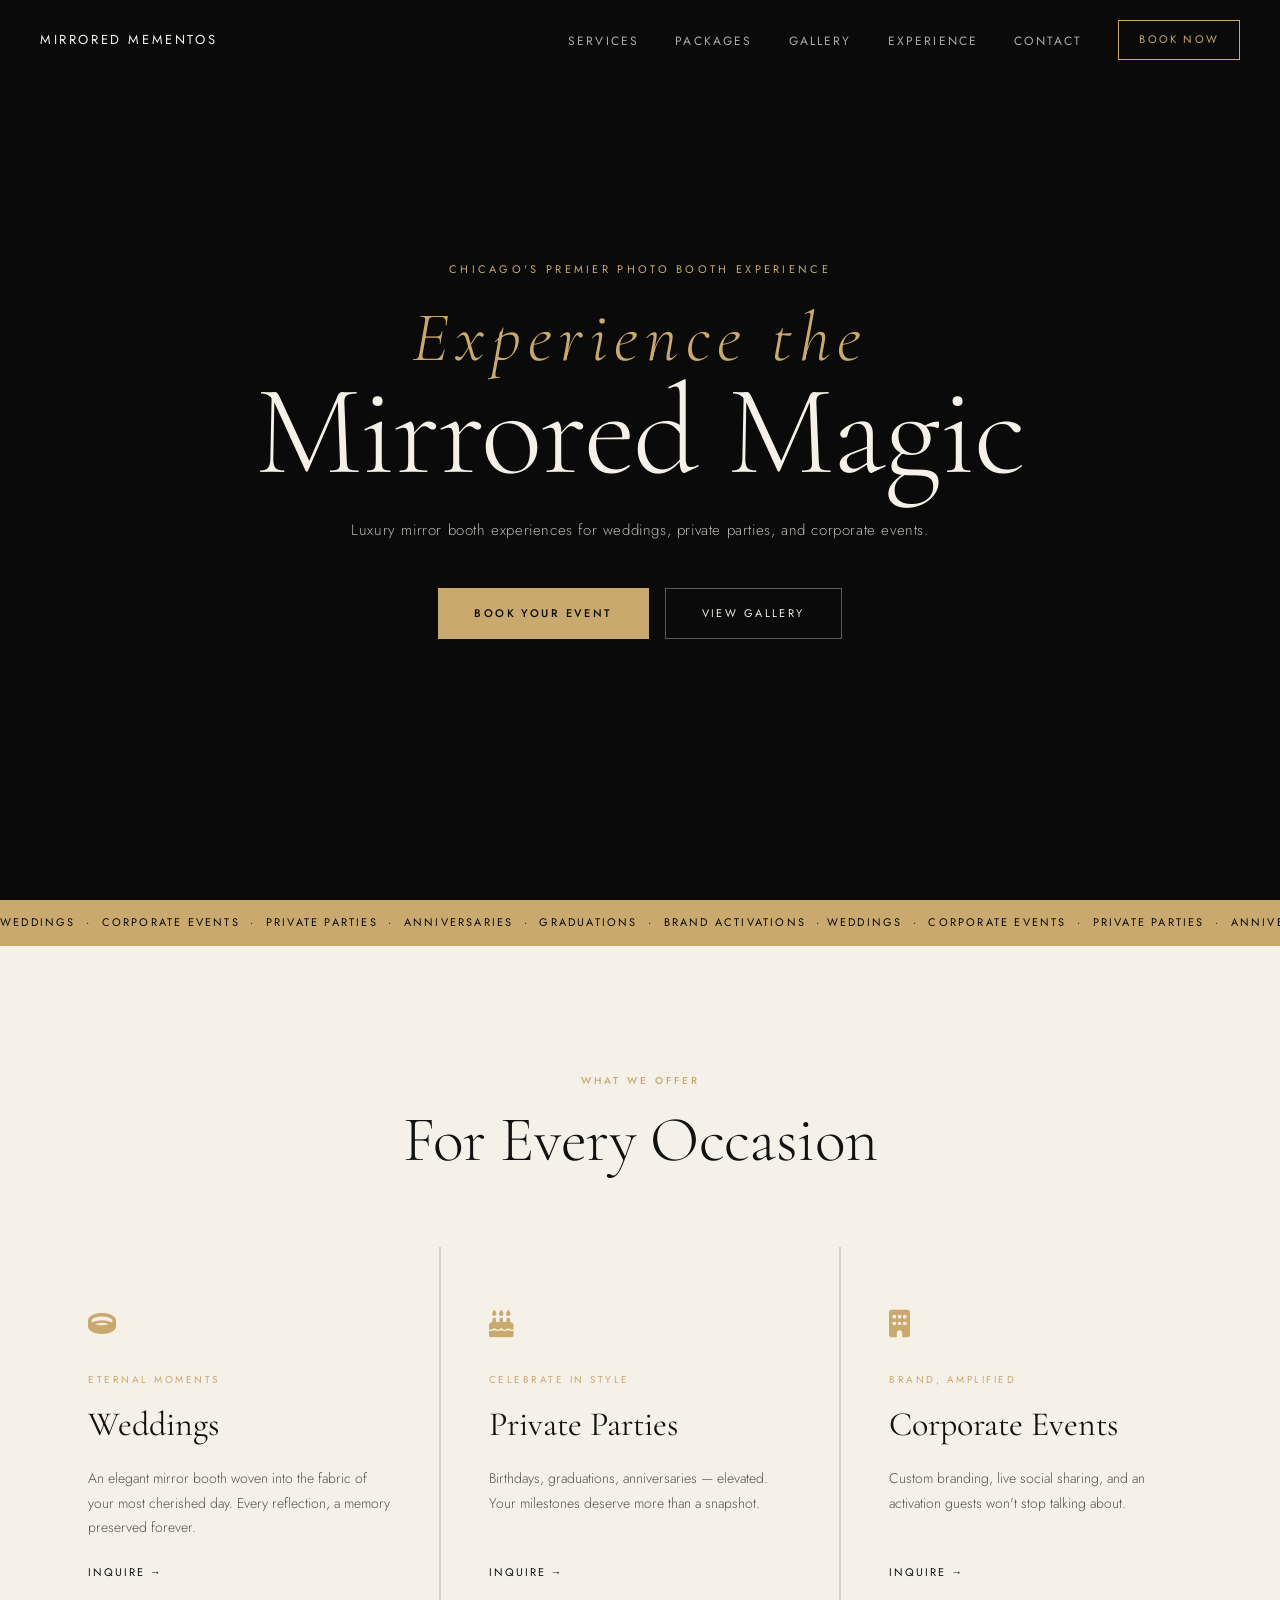
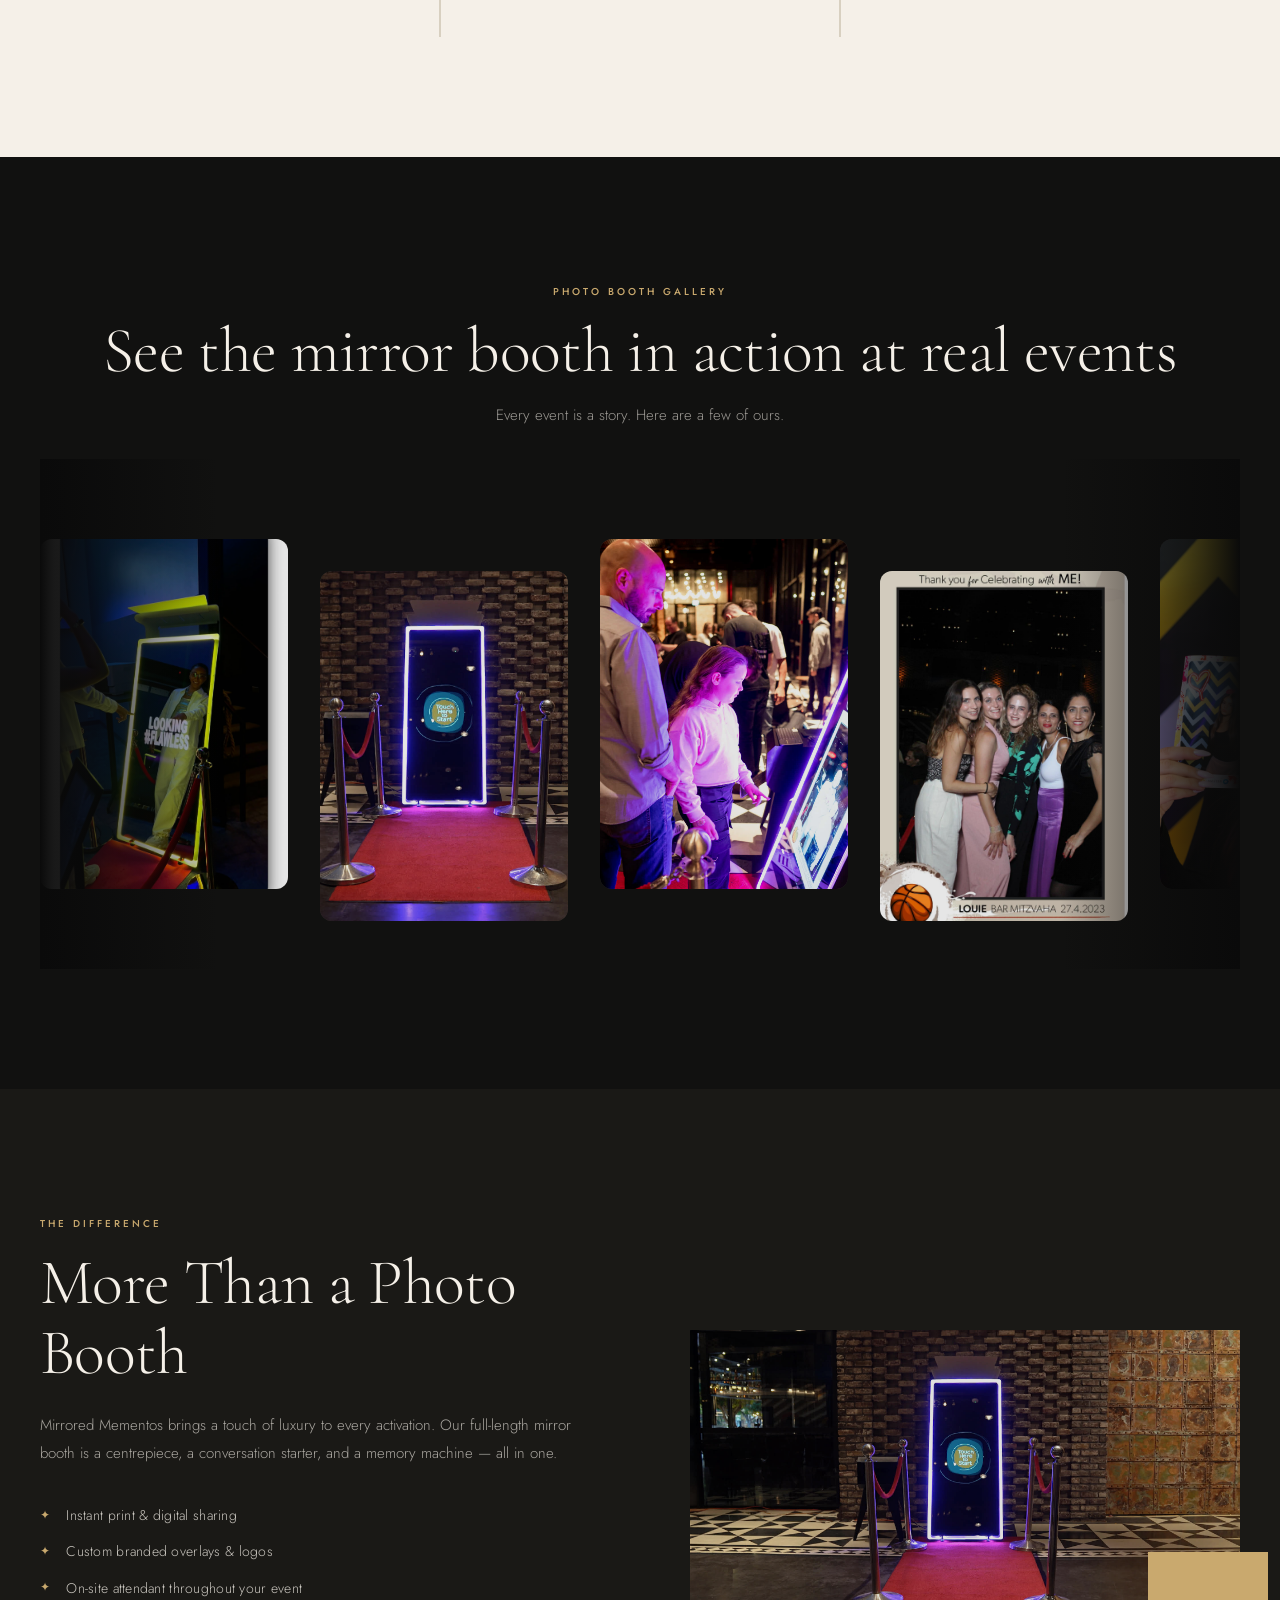
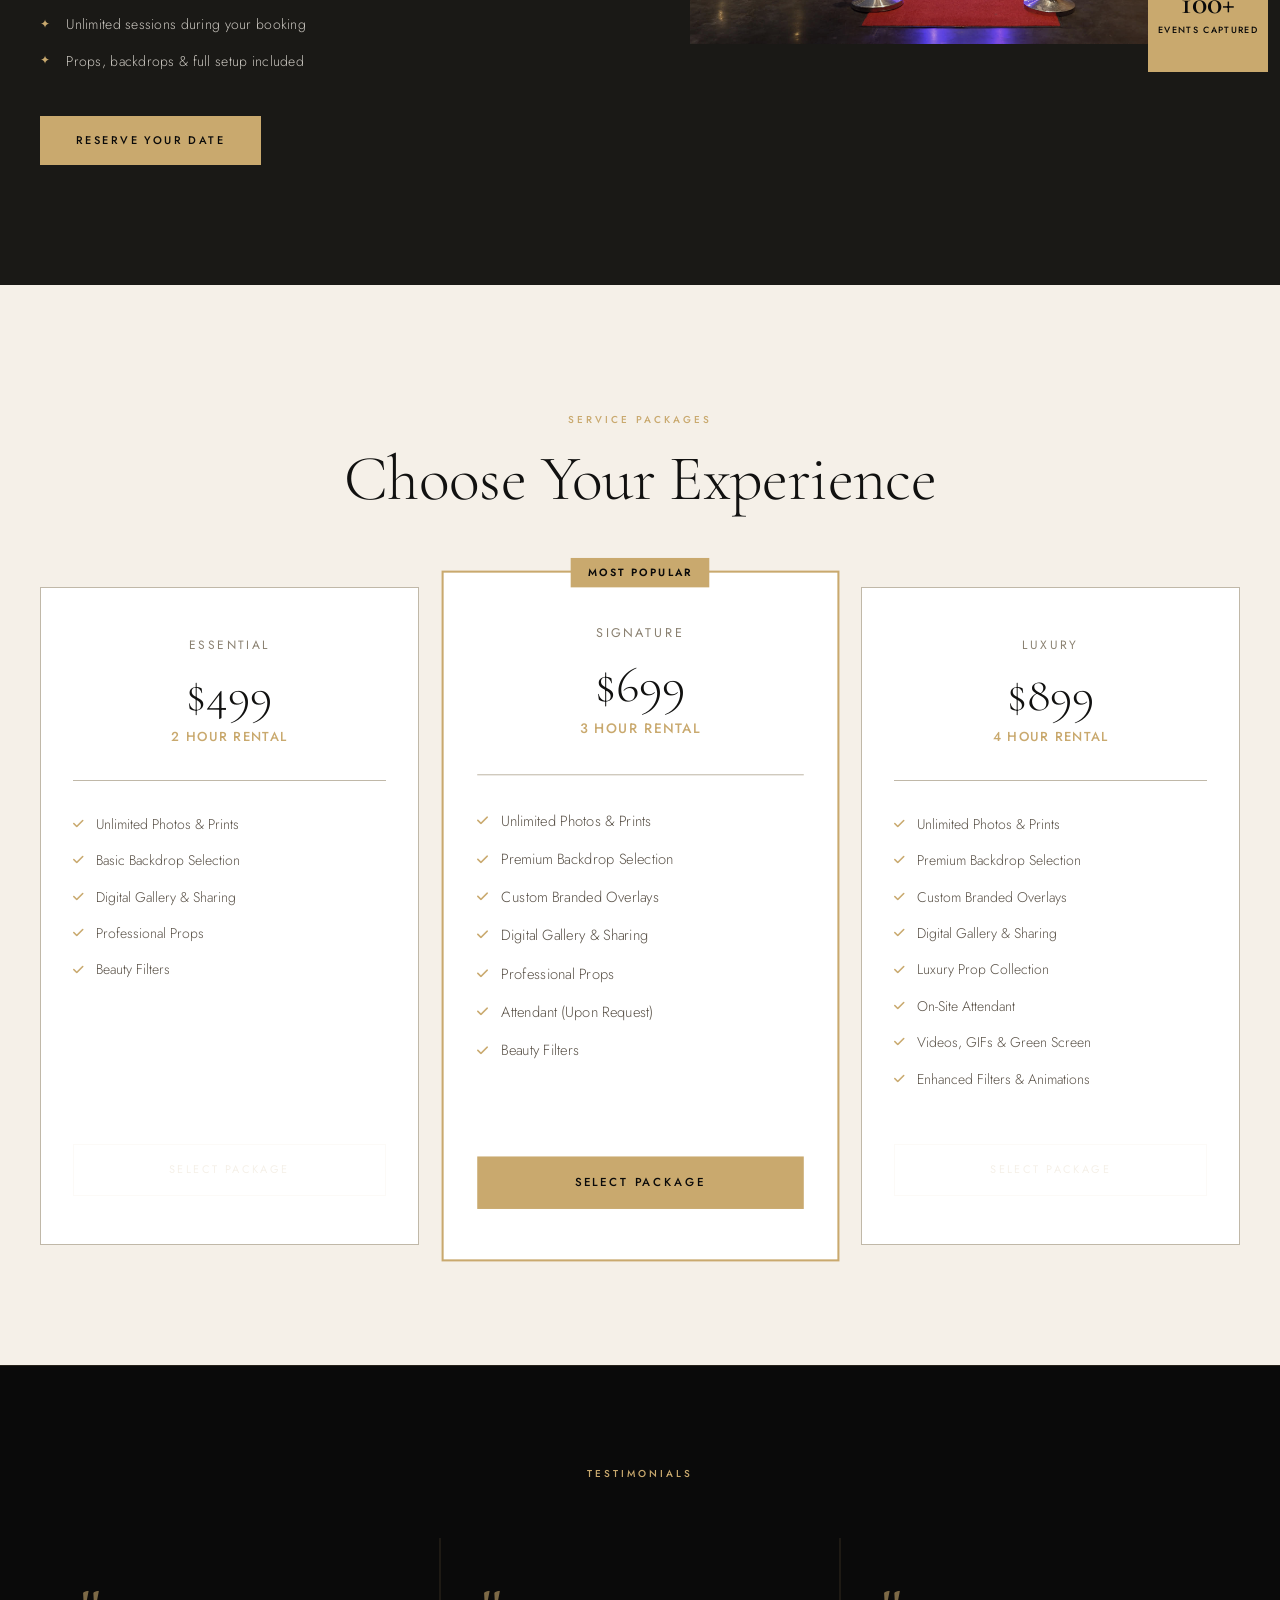
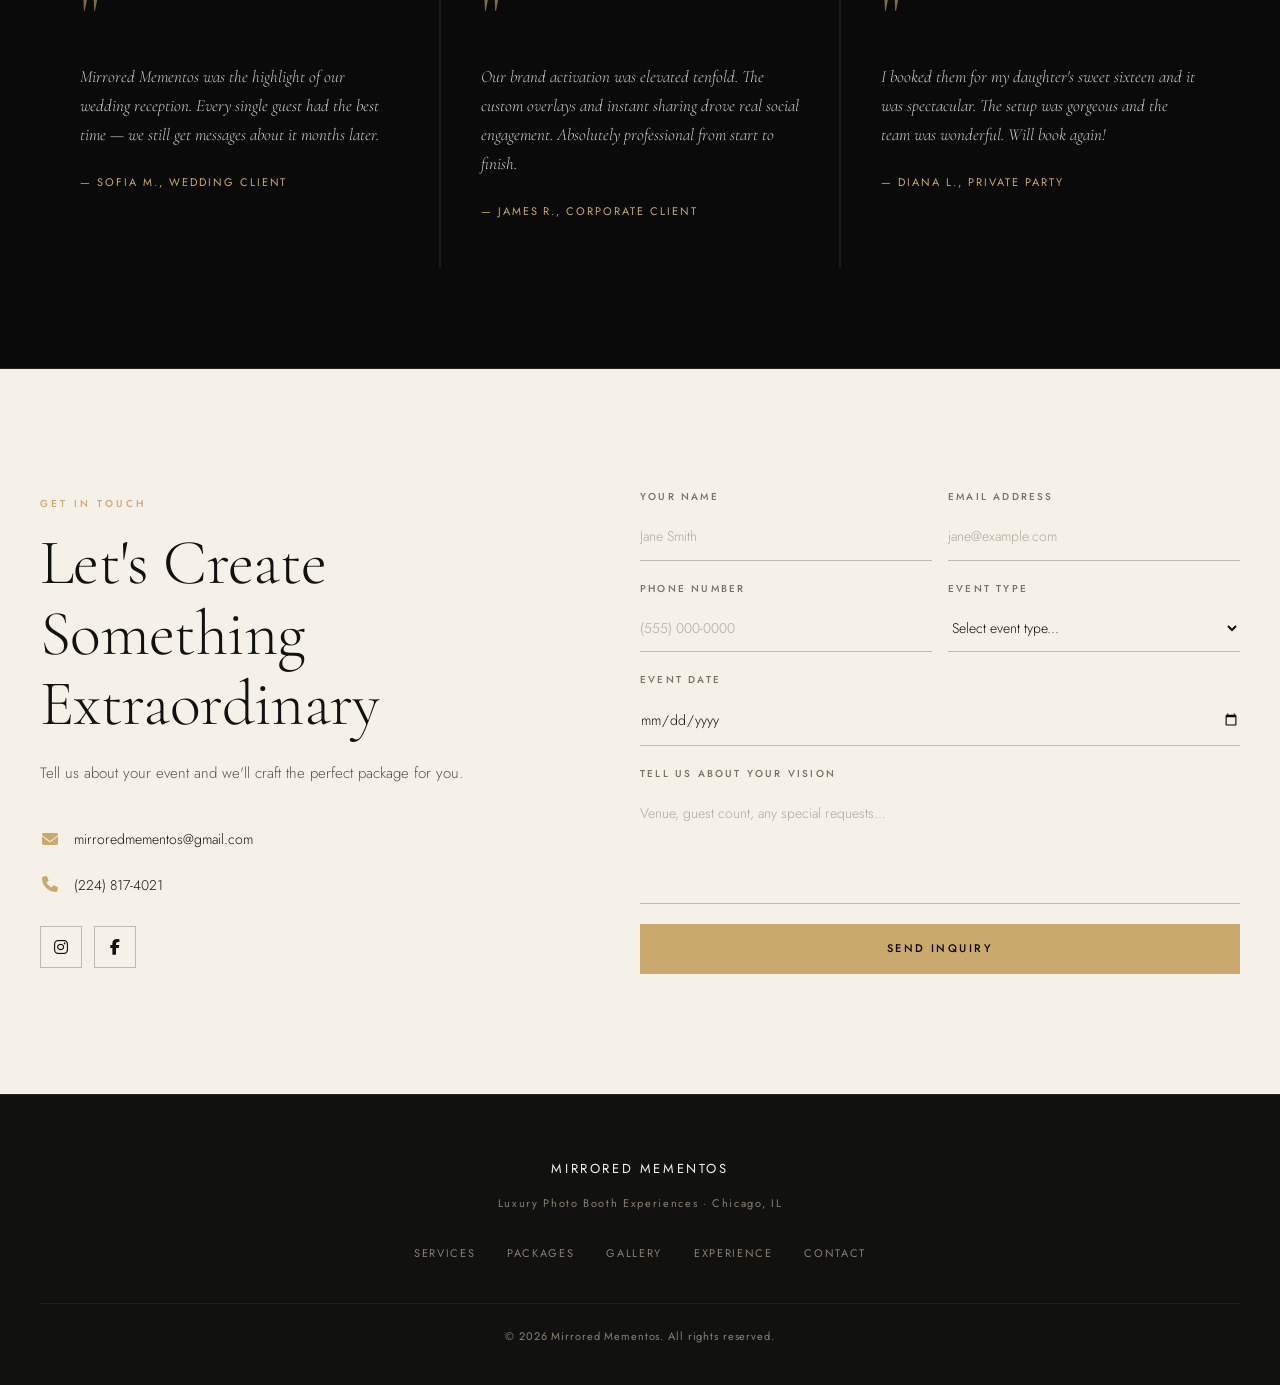
<file: index.html>
<!DOCTYPE html>
<html lang="en">
<head>
    <meta charset="UTF-8">
    <meta name="viewport" content="width=device-width, initial-scale=1.0">
    <title>Mirrored Mementos — Luxury Photo Booth</title>
    
    <!-- Meta Tags -->
    <meta name="description" content="Chicago's Premier Luxury Photo Booth Experience. Elevate your wedding, corporate event, or private party with Mirrored Mementos.">
    <meta name="keywords" content="photo booth, luxury photo booth, mirrored mementos,Chicago's photo booth, wedding photo booth">
    
    <!-- External Styles -->
    <link rel="preconnect" href="https://fonts.googleapis.com">
    <link rel="preconnect" href="https://fonts.gstatic.com" crossorigin>
    <link href="https://fonts.googleapis.com/css2?family=Cormorant+Garamond:ital,wght@0,300;0,400;0,500;0,600;0,700;1,300;1,400&family=Jost:wght@300;400;500;600&display=swap" rel="stylesheet">
    <link rel="stylesheet" href="https://cdnjs.cloudflare.com/ajax/libs/font-awesome/6.4.0/css/all.min.css">
    <link rel="stylesheet" href="assets/css/style.css">
</head>
<body>
    <div id="root">
        <div class="site-root">
            <!-- Navigation -->
            <nav class="nav">
                <div class="nav-inner">
                    <button class="logo">
                        <span class="logo-name">Mirrored Mementos</span>
                    </button>
                    <ul class="nav-links">
                        <li><button>Services</button></li>
                        <li><button>Packages</button></li>
                        <li><button>Gallery</button></li>
                        <li><button>Experience</button></li>
                        <li><button>Contact</button></li>
                        <li><button class="nav-cta">Book Now</button></li>
                    </ul>
                    <button class="hamburger" aria-label="Menu">
                        <span></span>
                        <span></span>
                        <span></span>
                    </button>
                </div>
                <!-- Mobile Menu -->
                <div id="mobileMenu" class="mobile-menu" style="display: none;">
                    <button>Services</button>
                    <button>Packages</button>
                    <button>Gallery</button>
                    <button>Experience</button>
                    <button>Contact</button>
                    <button class="nav-cta mobile-cta">Book Now</button>
                </div>
            </nav>

            <!-- Hero Section -->
            <section id="hero" class="hero">
                <div class="hero-bg">
                    <video autoplay muted loop playsinline class="hero-video">
                        <source src="https://res.cloudinary.com/dt4nfkb5u/video/upload/v1776675928/97bd5f28-9294-4641-8bf5-ce6f9e058245_c6dg7s.mp4" type="video/mp4">
                    </video>
                    <div class="hero-overlay"></div>
                </div>
                <div class="hero-content">
                    <div class="hero-eyebrow">Chicago's Premier Photo Booth Experience</div>
                    <h1 class="hero-headline">
                        <span class="hero-the">Experience the</span>
                        Mirrored Magic
                    </h1>
                    <p class="hero-sub">Luxury mirror booth experiences for weddings, private parties, and corporate events.</p>
                    <div class="hero-actions">
                        <button class="btn-primary">Book Your Event</button>
                        <button class="btn-ghost">View Gallery</button>
                    </div>
                </div>
            </section>

            <!-- Marquee -->
            <div class="marquee-wrap">
                <div class="marquee-track">
                    <span>Weddings &nbsp;·&nbsp; Corporate Events &nbsp;·&nbsp; Private Parties &nbsp;·&nbsp; Anniversaries &nbsp;·&nbsp; Graduations &nbsp;·&nbsp; Brand Activations &nbsp;·&nbsp;</span>
                    <span>Weddings &nbsp;·&nbsp; Corporate Events &nbsp;·&nbsp; Private Parties &nbsp;·&nbsp; Anniversaries &nbsp;·&nbsp; Graduations &nbsp;·&nbsp; Brand Activations &nbsp;·&nbsp;</span>
                    <span>Weddings &nbsp;·&nbsp; Corporate Events &nbsp;·&nbsp; Private Parties &nbsp;·&nbsp; Anniversaries &nbsp;·&nbsp; Graduations &nbsp;·&nbsp; Brand Activations &nbsp;·&nbsp;</span>
                    <span>Weddings &nbsp;·&nbsp; Corporate Events &nbsp;·&nbsp; Private Parties &nbsp;·&nbsp; Anniversaries &nbsp;·&nbsp; Graduations &nbsp;·&nbsp; Brand Activations &nbsp;·&nbsp;</span>
                </div>
            </div>

            <!-- Services Section -->
            <section id="services" class="services">
                <div class="section-header">
                    <span class="section-tag">What We Offer</span>
                    <h2 class="section-title"> For Every Occasion</h2>
                </div>
                <div class="services-grid">
                    <div class="service-card">
                        <div class="service-icon"><i class="fa-solid fa-ring"></i></div>
                        <div class="service-body">
                            <div class="service-subtitle">Eternal Moments</div>
                            <h3 class="service-title">Weddings</h3>
                            <p class="service-desc">An elegant mirror booth woven into the fabric of your most cherished day. Every reflection, a memory preserved forever.</p>
                        </div>
                        <button class="service-link">Inquire →</button>
                    </div>
                    <div class="service-card">
                        <div class="service-icon"><i class="fa-solid fa-cake-candles"></i></div>
                        <div class="service-body">
                            <div class="service-subtitle">Celebrate in Style</div>
                            <h3 class="service-title">Private Parties</h3>
                            <p class="service-desc">Birthdays, graduations, anniversaries — elevated. Your milestones deserve more than a snapshot.</p>
                        </div>
                        <button class="service-link">Inquire →</button>
                    </div>
                    <div class="service-card">
                        <div class="service-icon"><i class="fa-solid fa-building"></i></div>
                        <div class="service-body">
                            <div class="service-subtitle">Brand, Amplified</div>
                            <h3 class="service-title">Corporate Events</h3>
                            <p class="service-desc">Custom branding, live social sharing, and an activation guests won't stop talking about.</p>
                        </div>
                        <button class="service-link">Inquire →</button>
                    </div>
                </div>
            </section>

            <!-- Gallery Section -->
            <section id="gallery" class="gallery">
                <div class="section-header section-header--light">
                    <span class="section-tag">photo booth gallery</span>
                    <h2 class="section-title">See the mirror booth in action at real events</h2>
                    <p class="section-sub">Every event is a story. Here are a few of ours.</p>
                </div>
                <div class="gallery-slider-wrap">
                    <div class="gallery-slider-track">
                        <!-- First Set -->
                        <div class="gallery-card"><img alt="Wedding reception" src="images/image1.jpg"></div>
                        <div class="gallery-card"><img alt="Corporate event" src="images/image2.jpg"></div>
                        <div class="gallery-card"><img alt="Birthday celebration" src="images/image3.jpg"></div>
                        <div class="gallery-card"><img alt="Anniversary party" src="images/image4.jpg"></div>
                        <div class="gallery-card"><img alt="Graduation ceremony" src="images/image5.jpg"></div>
                        <div class="gallery-card"><img alt="Brand activation" src="images/image6.jpg"></div>
                        <!-- Second Set for seamless loop -->
                        <div class="gallery-card"><img alt="Wedding reception" src="images/image1.jpg"></div>
                        <div class="gallery-card"><img alt="Corporate event" src="images/image2.jpg"></div>
                        <div class="gallery-card"><img alt="Birthday celebration" src="images/image3.jpg"></div>
                        <div class="gallery-card"><img alt="Anniversary party" src="images/image4.jpg"></div>
                        <div class="gallery-card"><img alt="Graduation ceremony" src="images/image5.jpg"></div>
                        <div class="gallery-card"><img alt="Brand activation" src="images/image6.jpg"></div>
                    </div>
                </div>
            </section>

            <!-- Experience Section -->
            <section id="experience" class="experience">
                <div class="experience-inner">
                    <div class="experience-text">
                        <span class="section-tag">The Difference</span>
                        <h2 class="section-title">More Than a Photo Booth</h2>
                        <p>Mirrored Mementos brings a touch of luxury to every activation. Our full-length mirror booth is a centrepiece, a conversation starter, and a memory machine — all in one.</p>
                        <ul class="experience-list">
                            <li><span class="exp-check">✦</span> Instant print &amp; digital sharing</li>
                            <li><span class="exp-check">✦</span> Custom branded overlays &amp; logos</li>
                            <li><span class="exp-check">✦</span> On-site attendant throughout your event</li>
                            <li><span class="exp-check">✦</span> Unlimited sessions during your booking</li>
                            <li><span class="exp-check">✦</span> Props, backdrops &amp; full setup included</li>
                        </ul>
                        <button class="btn-primary">Reserve Your Date</button>
                    </div>
                    <div class="experience-visual">
                        <div class="exp-img-wrap">
                            <img alt="Mirror booth experience" src="images/image2.jpg">
                            <div class="exp-badge">
                                <div class="badge-inner">
                                    <span class="badge-num">100+</span>
                                    <span class="badge-label">Events Captured</span>
                                </div>
                            </div>
                        </div>
                    </div>
                </div>
            </section>

            <!-- Packages Section -->
            <section id="packages" class="packages">
                <div class="packages-inner">
                    <div class="section-header">
                        <span class="section-tag">Service Packages</span>
                        <h2 class="section-title">Choose Your Experience</h2>
                    </div>
                    <div class="packages-grid">
                        <!-- Essential -->
                        <div class="package-card">
                            <div class="package-header">
                                <h3 class="package-name">Essential</h3>
                                <div class="package-price">$499</div>
                                <div class="package-duration">2 Hour Rental</div>
                            </div>
                            <ul class="package-features">
                                <li><i class="fa-solid fa-check"></i> Unlimited Photos & Prints</li>
                                <li><i class="fa-solid fa-check"></i> Basic Backdrop Selection</li>
                                <li><i class="fa-solid fa-check"></i> Digital Gallery & Sharing</li>
                                <li><i class="fa-solid fa-check"></i> Professional Props</li>
                                <li><i class="fa-solid fa-check"></i> Beauty Filters</li>
                            </ul>
                            <button class="btn-ghost btn-full">Select Package</button>
                        </div>

                        <!-- Signature -->
                        <div class="package-card package-card--popular">
                            <div class="popular-badge">Most Popular</div>
                            <div class="package-header">
                                <h3 class="package-name">Signature</h3>
                                <div class="package-price">$699</div>
                                <div class="package-duration">3 Hour Rental</div>
                            </div>
                            <ul class="package-features">
                                <li><i class="fa-solid fa-check"></i> Unlimited Photos & Prints</li>
                                <li><i class="fa-solid fa-check"></i> Premium Backdrop Selection</li>
                                <li><i class="fa-solid fa-check"></i> Custom Branded Overlays</li>
                                <li><i class="fa-solid fa-check"></i> Digital Gallery & Sharing</li>
                                <li><i class="fa-solid fa-check"></i> Professional Props</li>
                                <li><i class="fa-solid fa-check"></i> Attendant (Upon Request)</li>
                                <li><i class="fa-solid fa-check"></i> Beauty Filters</li>
                            </ul>
                            <button class="btn-primary btn-full">Select Package</button>
                        </div>

                        <!-- Luxury -->
                        <div class="package-card">
                            <div class="package-header">
                                <h3 class="package-name">Luxury</h3>
                                <div class="package-price">$899</div>
                                <div class="package-duration">4 Hour Rental</div>
                            </div>
                            <ul class="package-features">
                                <li><i class="fa-solid fa-check"></i> Unlimited Photos & Prints</li>
                                <li><i class="fa-solid fa-check"></i> Premium Backdrop Selection</li>
                                <li><i class="fa-solid fa-check"></i> Custom Branded Overlays</li>
                                <li><i class="fa-solid fa-check"></i> Digital Gallery & Sharing</li>
                                <li><i class="fa-solid fa-check"></i> Luxury Prop Collection</li>
                                <li><i class="fa-solid fa-check"></i> On-Site Attendant</li>
                                <li><i class="fa-solid fa-check"></i> Videos, GIFs & Green Screen</li>
                                <li><i class="fa-solid fa-check"></i> Enhanced Filters & Animations</li>
                            </ul>
                            <button class="btn-ghost btn-full">Select Package</button>
                        </div>
                    </div>
                </div>
            </section>

            <!-- Testimonials Section -->
            <section class="testimonials">
                <div class="testimonials-inner">
                    <span class="section-tag section-tag--gold">Testimonials</span>
                    <div class="testimonials-grid">
                        <div class="testimonial">
                            <div class="quote-mark">"</div>
                            <p>Mirrored Mementos was the highlight of our wedding reception. Every single guest had the best time — we still get messages about it months later.</p>
                            <div class="testimonial-author">— Sofia M., Wedding Client</div>
                        </div>
                        <div class="testimonial">
                            <div class="quote-mark">"</div>
                            <p>Our brand activation was elevated tenfold. The custom overlays and instant sharing drove real social engagement. Absolutely professional from start to finish.</p>
                            <div class="testimonial-author">— James R., Corporate Client</div>
                        </div>
                        <div class="testimonial">
                            <div class="quote-mark">"</div>
                            <p>I booked them for my daughter's sweet sixteen and it was spectacular. The setup was gorgeous and the team was wonderful. Will book again!</p>
                            <div class="testimonial-author">— Diana L., Private Party</div>
                        </div>
                    </div>
                </div>
            </section>

            <!-- Contact Section -->
            <section id="contact" class="contact">
                <div class="contact-inner">
                    <div class="contact-text">
                        <span class="section-tag">Get in Touch</span>
                        <h2 class="section-title">Let's Create Something<br>Extraordinary</h2>
                        <p>Tell us about your event and we'll craft the perfect package for you.</p>
                        <div class="contact-details">
                            <a href="mailto:mirroredmementos@gmail.com" class="contact-link">
                                <span class="contact-icon"><i class="fa-solid fa-envelope"></i></span> mirroredmementos@gmail.com
                            </a>
                            <a href="tel:+12248174021" class="contact-link">
                                <span class="contact-icon"><i class="fa-solid fa-phone"></i></span> (224) 817-4021
                            </a>
                            <div class="contact-social">
                                <a class="social-btn" href="https://www.instagram.com/mirroredmementos" aria-label="Instagram" target="_blank" rel="noopener noreferrer"><i class="fa-brands fa-instagram"></i></a>
                                <a class="social-btn" href="https://www.facebook.com/profile.php?id=61575489689682" aria-label="Facebook" target="_blank" rel="noopener noreferrer"><i class="fa-brands fa-facebook-f"></i></a>
                            </div>
                        </div>
                    </div>
                    <form class="contact-form">
                        <div class="form-row">
                            <div class="form-group">
                                <label>Your Name</label>
                                <input placeholder="Jane Smith" required type="text">
                            </div>
                            <div class="form-group">
                                <label>Email Address</label>
                                <input placeholder="jane@example.com" required type="email">
                            </div>
                        </div>
                        <div class="form-row">
                            <div class="form-group">
                                <label>Phone Number</label>
                                <input placeholder="(555) 000-0000" required type="tel">
                            </div>
                            <div class="form-group">
                                <label>Event Type</label>
                                <select required>
                                    <option value="">Select event type...</option>
                                    <option>Wedding</option>
                                    <option>Private Party</option>
                                    <option>Corporate Event</option>
                                    <option>Other</option>
                                </select>
                            </div>
                        </div>
                        <div class="form-group">
                            <label>Event Date</label>
                            <input required type="date">
                        </div>
                        <div class="form-group">
                            <label>Tell us about your vision</label>
                            <textarea placeholder="Venue, guest count, any special requests..." rows="4"></textarea>
                        </div>
                        <button type="submit" class="btn-primary btn-full">Send Inquiry</button>
                    </form>
                </div>
            </section>

            <!-- Footer -->
            <footer class="footer">
                <div class="footer-inner">
                    <div class="footer-brand">
                        <span class="footer-name">Mirrored Mementos</span>
                    </div>
                    <p class="footer-tagline">Luxury Photo Booth Experiences · Chicago, IL</p>
                    <div class="footer-links">
                        <button>Services</button>
                        <button>Packages</button>
                        <button>Gallery</button>
                        <button>Experience</button>
                        <button>Contact</button>
                    </div>
                    <div class="footer-bottom">
                        <span>© 2026 Mirrored Mementos. All rights reserved.</span>
                    </div>
                </div>
            </footer>
        </div>
    </div>

    <!-- External Scripts -->
    <script type="module" src="assets/js/main.js"></script>
    <script>
        // Navbar scroll effect
        const nav = document.querySelector('.nav');
        // Sticky behavior disabled as per user request
        /*
        window.addEventListener('scroll', () => {
            if (window.scrollY > 50) {
                nav.classList.add('nav--scrolled');
                nav.style.position = 'fixed';
            } else {
                nav.classList.remove('nav--scrolled');
                nav.style.position = 'absolute';
            }
        });
        */

        // Smooth scrolling for navigation buttons
        document.querySelectorAll('button').forEach(button => {
            button.addEventListener('click', () => {
                const text = button.innerText.toLowerCase().trim();
                const sectionMap = {
                    'services': '#services',
                    'packages': '#packages',
                    'gallery': '#gallery',
                    'experience': '#experience',
                    'contact': '#contact',
                    'book now': '#contact',
                    'reserve your date': '#contact',
                    'view gallery': '#gallery',
                    'book your event': '#contact',
                    'book event': '#contact',
                    'select package': '#contact',
                    'inquire →': '#contact'
                };
                
                if (sectionMap[text]) {
                    const target = document.querySelector(sectionMap[text]);
                    if (target) {
                        target.scrollIntoView({ behavior: 'smooth' });
                        // Close mobile menu if open
                        if (window.hideMobileMenu) window.hideMobileMenu();
                    }
                }
            });
        });

        // Mobile menu toggle logic
        const hamburger = document.querySelector('.hamburger');
        const mobileMenu = document.getElementById('mobileMenu');
        if (hamburger && mobileMenu) {
            hamburger.addEventListener('click', () => {
                const isVisible = mobileMenu.style.display !== 'none';
                mobileMenu.style.display = isVisible ? 'none' : 'flex';
                // Add active class to hamburger for animation if needed
                hamburger.classList.toggle('hamburger--active');
            });
            window.hideMobileMenu = () => {
                mobileMenu.style.display = 'none';
                hamburger.classList.remove('hamburger--active');
            };
        }

        // Prevent inspection and keep code "private"
        document.addEventListener('contextmenu', e => e.preventDefault());
        document.addEventListener('keydown', e => {
            if (
                e.key === 'F12' ||
                (e.ctrlKey && e.shiftKey && (e.key === 'I' || e.key === 'J' || e.key === 'C')) ||
                (e.ctrlKey && e.key === 'U')
            ) {
                e.preventDefault();
                return false;
            }
        });
    </script>
</body>
</html>
</file>
<file: assets/css/style.css>
.gallery-slider-wrap{position:relative;width:100%;overflow:hidden;padding:80px 0;margin-top:-40px}.gallery-slider-wrap::before,.gallery-slider-wrap::after{content:"";position:absolute;top:0;width:15%;height:100%;z-index:5;pointer-events:none}.gallery-slider-wrap::before{left:0;background:linear-gradient(to right,var(--black) 0%,transparent 100%)}.gallery-slider-wrap::after{right:0;background:linear-gradient(to left,var(--black) 0%,transparent 100%)}.gallery-slider-track{display:flex;gap:32px;width:max-content;animation:scrollSlider 40s linear infinite}.gallery-card{width:248px;height:350px;flex-shrink:0;border-radius:12px;overflow:hidden;background:var(--mid);transition:transform .4s ease}.gallery-card img{width:100%;height:100%;object-fit:cover;filter:brightness(.9);transition:filter .4s ease}.gallery-card:hover img{filter:brightness(1.1)}.gallery-card:nth-child(even){transform:translateY(32px)}@media (max-width:768px){.gallery-slider-wrap{padding:40px 0}.gallery-card{width:180px;height:260px}.gallery-slider-track{gap:16px;animation:scrollSliderMobile 25s linear infinite}.gallery-card:nth-child(even){transform:translateY(16px)}}@keyframes scrollSlider{0%{transform:translateX(0)}100%{transform:translateX(calc(-280px * 6))}}@keyframes scrollSliderMobile{0%{transform:translateX(0)}100%{transform:translateX(calc(-196px * 6))}}*,:before,:after{box-sizing:border-box;border:0 solid #e5e7eb}:before,:after{--tw-content:""}html,:host{-webkit-text-size-adjust:100%;tab-size:4;font-feature-settings:normal;font-variation-settings:normal;-webkit-tap-highlight-color:transparent;font-family:ui-sans-serif,system-ui,sans-serif,Apple Color Emoji,Segoe UI Emoji,Segoe UI Symbol,Noto Color Emoji;line-height:1.5}body{line-height:inherit;margin:0}hr{height:0;color:inherit;border-top-width:1px}abbr:where([title]){text-decoration:underline dotted}h1,h2,h3,h4,h5,h6{font-size:inherit;font-weight:inherit}a{color:inherit;text-decoration:inherit}b,strong{font-weight:bolder}code,kbd,samp,pre{font-feature-settings:normal;font-variation-settings:normal;font-family:ui-monospace,SFMono-Regular,Menlo,Monaco,Consolas,Liberation Mono,Courier New,monospace;font-size:1em}small{font-size:80%}sub,sup{vertical-align:baseline;font-size:75%;line-height:0;position:relative}sub{bottom:-.25em}sup{top:-.5em}table{text-indent:0;border-color:inherit;border-collapse:collapse}button,input,optgroup,select,textarea{font-feature-settings:inherit;font-variation-settings:inherit;font-family:inherit;font-size:100%;font-weight:inherit;line-height:inherit;color:inherit;margin:0;padding:0}button,select{text-transform:none}button,[type=button],[type=reset],[type=submit]{-webkit-appearance:button;background-color:#0000;background-image:none}:-moz-focusring{outline:auto}:-moz-ui-invalid{box-shadow:none}progress{vertical-align:baseline}::-webkit-inner-spin-button{height:auto}::-webkit-outer-spin-button{height:auto}[type=search]{-webkit-appearance:textfield;outline-offset:-2px}::-webkit-search-decoration{-webkit-appearance:none}::-webkit-file-upload-button{-webkit-appearance:button;font:inherit}summary{display:list-item}blockquote,dl,dd,h1,h2,h3,h4,h5,h6,hr,figure,p,pre{margin:0}fieldset{margin:0;padding:0}legend{padding:0}ol,ul,menu{margin:0;padding:0;list-style:none}dialog{padding:0}textarea{resize:vertical}input::-moz-placeholder{opacity:1;color:#9ca3af}textarea::-moz-placeholder{opacity:1;color:#9ca3af}input::placeholder,textarea::placeholder{opacity:1;color:#9ca3af}button,[role=button]{cursor:pointer}:disabled{cursor:default}img,svg,video,canvas,audio,iframe,embed,object{vertical-align:middle;display:block}img,video{max-width:100%;height:auto}[hidden]{display:none}:root{--background:0 0% 100%;--foreground:0 0% 3.9%;--card:0 0% 100%;--card-foreground:0 0% 3.9%;--popover:0 0% 100%;--popover-foreground:0 0% 3.9%;--primary:0 0% 9%;--primary-foreground:0 0% 98%;--secondary:0 0% 96.1%;--secondary-foreground:0 0% 9%;--muted:0 0% 96.1%;--muted-foreground:0 0% 45.1%;--accent:0 0% 96.1%;--accent-foreground:0 0% 9%;--destructive:0 84.2% 60.2%;--destructive-foreground:0 0% 98%;--border:0 0% 89.8%;--input:0 0% 89.8%;--ring:0 0% 3.9%;--radius:.5rem}*{border-color:hsl(var(--border))}body{background-color:hsl(var(--background));color:hsl(var(--foreground))}*,:before,:after,::backdrop{--tw-border-spacing-x:0;--tw-border-spacing-y:0;--tw-translate-x:0;--tw-translate-y:0;--tw-rotate:0;--tw-skew-x:0;--tw-skew-y:0;--tw-scale-x:1;--tw-scale-y:1;--tw-pan-x: ;--tw-pan-y: ;--tw-pinch-zoom: ;--tw-scroll-snap-strictness:proximity;--tw-gradient-from-position: ;--tw-gradient-via-position: ;--tw-gradient-to-position: ;--tw-ordinal: ;--tw-slashed-zero: ;--tw-numeric-figure: ;--tw-numeric-spacing: ;--tw-numeric-fraction: ;--tw-ring-inset: ;--tw-ring-offset-width:0px;--tw-ring-offset-color:#fff;--tw-ring-color:#3b82f680;--tw-ring-offset-shadow:0 0 #0000;--tw-ring-shadow:0 0 #0000;--tw-shadow:0 0 #0000;--tw-shadow-colored:0 0 #0000;--tw-blur: ;--tw-brightness: ;--tw-contrast: ;--tw-grayscale: ;--tw-hue-rotate: ;--tw-invert: ;--tw-saturate: ;--tw-sepia: ;--tw-drop-shadow: ;--tw-backdrop-blur: ;--tw-backdrop-brightness: ;--tw-backdrop-contrast: ;--tw-backdrop-grayscale: ;--tw-backdrop-hue-rotate: ;--tw-backdrop-invert: ;--tw-backdrop-opacity: ;--tw-backdrop-saturate: ;--tw-backdrop-sepia: }.sr-only{clip:rect(0, 0, 0, 0);white-space:nowrap;border-width:0;width:1px;height:1px;margin:-1px;padding:0;position:absolute;overflow:hidden}.pointer-events-none{pointer-events:none}.pointer-events-auto{pointer-events:auto}.visible{visibility:visible}.invisible{visibility:hidden}.fixed{position:fixed}.absolute{position:absolute}.relative{position:relative}.inset-0{inset:0}.inset-x-0{left:0;right:0}.inset-y-0{top:0;bottom:0}.-bottom-12{bottom:-3rem}.-left-12{left:-3rem}.-right-12{right:-3rem}.-top-12{top:-3rem}.bottom-0{bottom:0}.left-0{left:0}.left-1\/2{left:50%}.left-2{left:.5rem}.left-\[50\%\]{left:50%}.right-0{right:0}.right-1{right:.25rem}.right-2{right:.5rem}.right-4{right:1rem}.top-0{top:0}.top-1{top:.25rem}.top-1\/2{top:50%}.top-4{top:1rem}.top-\[1px\]{top:1px}.top-\[50\%\]{top:50%}.top-\[60\%\]{top:60%}.top-full{top:100%}.z-10{z-index:10}.z-50{z-index:50}.z-\[100\]{z-index:100}.z-\[1\]{z-index:1}.-mx-1{margin-left:-.25rem;margin-right:-.25rem}.mx-auto{margin-left:auto;margin-right:auto}.my-1{margin-top:.25rem;margin-bottom:.25rem}.-ml-4{margin-left:-1rem}.-mt-4{margin-top:-1rem}.mb-1{margin-bottom:.25rem}.ml-1{margin-left:.25rem}.ml-auto{margin-left:auto}.mr-2{margin-right:.5rem}.mt-1{margin-top:.25rem}.mt-1\.5{margin-top:.375rem}.mt-2{margin-top:.5rem}.mt-24{margin-top:6rem}.mt-4{margin-top:1rem}.mt-auto{margin-top:auto}.block{display:block}.flex{display:flex}.inline-flex{display:inline-flex}.table{display:table}.grid{display:grid}.hidden{display:none}.aspect-square{aspect-ratio:1}.size-4{width:1rem;height:1rem}.size-\[--cell-size\]{width:var(--cell-size);height:var(--cell-size)}.h-1{height:.25rem}.h-1\.5{height:.375rem}.h-10{height:2.5rem}.h-2{height:.5rem}.h-2\.5{height:.625rem}.h-3{height:.75rem}.h-3\.5{height:.875rem}.h-4{height:1rem}.h-5{height:1.25rem}.h-8{height:2rem}.h-9{height:2.25rem}.h-\[--cell-size\]{height:var(--cell-size)}.h-\[1px\]{height:1px}.h-\[var\(--radix-navigation-menu-viewport-height\)\]{height:var(--radix-navigation-menu-viewport-height)}.h-\[var\(--radix-select-trigger-height\)\]{height:var(--radix-select-trigger-height)}.h-auto{height:auto}.h-full{height:100%}.h-px{height:1px}.max-h-\[--radix-context-menu-content-available-height\]{max-height:var(--radix-context-menu-content-available-height)}.max-h-\[--radix-select-content-available-height\]{max-height:var(--radix-select-content-available-height)}.max-h-\[300px\]{max-height:300px}.max-h-\[var\(--radix-dropdown-menu-content-available-height\)\]{max-height:var(--radix-dropdown-menu-content-available-height)}.max-h-screen{max-height:100vh}.min-h-\[60px\]{min-height:60px}.w-10{width:2.5rem}.w-2{width:.5rem}.w-2\.5{width:.625rem}.w-3{width:.75rem}.w-3\.5{width:.875rem}.w-3\/4{width:75%}.w-4{width:1rem}.w-64{width:16rem}.w-72{width:18rem}.w-8{width:2rem}.w-9{width:2.25rem}.w-\[--cell-size\]{width:var(--cell-size)}.w-\[100px\]{width:100px}.w-\[1px\]{width:1px}.w-fit{width:fit-content}.w-full{width:100%}.w-max{width:max-content}.w-px{width:1px}.min-w-0{min-width:0}.min-w-10{min-width:2.5rem}.min-w-8{min-width:2rem}.min-w-9{min-width:2.25rem}.min-w-\[--cell-size\]{min-width:var(--cell-size)}.min-w-\[12rem\]{min-width:12rem}.min-w-\[8rem\]{min-width:8rem}.min-w-\[var\(--radix-select-trigger-width\)\]{min-width:var(--radix-select-trigger-width)}.max-w-lg{max-width:32rem}.max-w-max{max-width:max-content}.flex-1{flex:1}.shrink-0{flex-shrink:0}.grow{flex-grow:1}.grow-0{flex-grow:0}.basis-full{flex-basis:100%}.caption-bottom{caption-side:bottom}.border-collapse{border-collapse:collapse}.origin-\[--radix-context-menu-content-transform-origin\]{transform-origin:var(--radix-context-menu-content-transform-origin)}.origin-\[--radix-dropdown-menu-content-transform-origin\]{transform-origin:var(--radix-dropdown-menu-content-transform-origin)}.origin-\[--radix-hover-card-content-transform-origin\]{transform-origin:var(--radix-hover-card-content-transform-origin)}.origin-\[--radix-menubar-content-transform-origin\]{transform-origin:var(--radix-menubar-content-transform-origin)}.origin-\[--radix-popover-content-transform-origin\]{transform-origin:var(--radix-popover-content-transform-origin)}.origin-\[--radix-select-content-transform-origin\]{transform-origin:var(--radix-select-content-transform-origin)}.origin-\[--radix-tooltip-content-transform-origin\]{transform-origin:var(--radix-tooltip-content-transform-origin)}.-translate-x-1\/2{--tw-translate-x:-50%;transform:translate(var(--tw-translate-x), var(--tw-translate-y)) rotate(var(--tw-rotate)) skewX(var(--tw-skew-x)) skewY(var(--tw-skew-y)) scaleX(var(--tw-scale-x)) scaleY(var(--tw-scale-y))}.-translate-y-1\/2{--tw-translate-y:-50%;transform:translate(var(--tw-translate-x), var(--tw-translate-y)) rotate(var(--tw-rotate)) skewX(var(--tw-skew-x)) skewY(var(--tw-skew-y)) scaleX(var(--tw-scale-x)) scaleY(var(--tw-scale-y))}.translate-x-\[-50\%\]{--tw-translate-x:-50%;transform:translate(var(--tw-translate-x), var(--tw-translate-y)) rotate(var(--tw-rotate)) skewX(var(--tw-skew-x)) skewY(var(--tw-skew-y)) scaleX(var(--tw-scale-x)) scaleY(var(--tw-scale-y))}.translate-y-\[-50\%\]{--tw-translate-y:-50%;transform:translate(var(--tw-translate-x), var(--tw-translate-y)) rotate(var(--tw-rotate)) skewX(var(--tw-skew-x)) skewY(var(--tw-skew-y)) scaleX(var(--tw-scale-x)) scaleY(var(--tw-scale-y))}.rotate-45{--tw-rotate:45deg;transform:translate(var(--tw-translate-x), var(--tw-translate-y)) rotate(var(--tw-rotate)) skewX(var(--tw-skew-x)) skewY(var(--tw-skew-y)) scaleX(var(--tw-scale-x)) scaleY(var(--tw-scale-y))}.rotate-90{--tw-rotate:90deg;transform:translate(var(--tw-translate-x), var(--tw-translate-y)) rotate(var(--tw-rotate)) skewX(var(--tw-skew-x)) skewY(var(--tw-skew-y)) scaleX(var(--tw-scale-x)) scaleY(var(--tw-scale-y))}.transform{transform:translate(var(--tw-translate-x), var(--tw-translate-y)) rotate(var(--tw-rotate)) skewX(var(--tw-skew-x)) skewY(var(--tw-skew-y)) scaleX(var(--tw-scale-x)) scaleY(var(--tw-scale-y))}@keyframes pulse{50%{opacity:.5}}.animate-pulse{animation:2s cubic-bezier(.4,0,.6,1) infinite pulse}.cursor-default{cursor:default}.cursor-pointer{cursor:pointer}.touch-none{touch-action:none}.select-none{-webkit-user-select:none;user-select:none}.list-none{list-style-type:none}.flex-col{flex-direction:column}.flex-col-reverse{flex-direction:column-reverse}.flex-wrap{flex-wrap:wrap}.items-end{align-items:flex-end}.items-center{align-items:center}.justify-center{justify-content:center}.justify-between{justify-content:space-between}.gap-1{gap:.25rem}.gap-1\.5{gap:.375rem}.gap-2{gap:.5rem}.gap-4{gap:1rem}.space-x-1>:not([hidden])~:not([hidden]){--tw-space-x-reverse:0;margin-right:calc(.25rem * var(--tw-space-x-reverse));margin-left:calc(.25rem * calc(1 - var(--tw-space-x-reverse)))}.space-x-2>:not([hidden])~:not([hidden]){--tw-space-x-reverse:0;margin-right:calc(.5rem * var(--tw-space-x-reverse));margin-left:calc(.5rem * calc(1 - var(--tw-space-x-reverse)))}.space-y-1>:not([hidden])~:not([hidden]){--tw-space-y-reverse:0;margin-top:calc(.25rem * calc(1 - var(--tw-space-y-reverse)));margin-bottom:calc(.25rem * var(--tw-space-y-reverse))}.space-y-1\.5>:not([hidden])~:not([hidden]){--tw-space-y-reverse:0;margin-top:calc(.375rem * calc(1 - var(--tw-space-y-reverse)));margin-bottom:calc(.375rem * var(--tw-space-y-reverse))}.space-y-2>:not([hidden])~:not([hidden]){--tw-space-y-reverse:0;margin-top:calc(.5rem * calc(1 - var(--tw-space-y-reverse)));margin-bottom:calc(.5rem * var(--tw-space-y-reverse))}.overflow-auto{overflow:auto}.overflow-hidden{overflow:hidden}.overflow-y-auto{overflow-y:auto}.overflow-x-hidden{overflow-x:hidden}.whitespace-nowrap{white-space:nowrap}.break-words{overflow-wrap:break-word}.rounded-\[inherit\]{border-radius:inherit}.rounded-full{border-radius:9999px}.rounded-lg{border-radius:var(--radius)}.rounded-md{border-radius:calc(var(--radius) - 2px)}.rounded-none{border-radius:0}.rounded-sm{border-radius:calc(var(--radius) - 4px)}.rounded-xl{border-radius:.75rem}.rounded-l-md{border-top-left-radius:calc(var(--radius) - 2px);border-bottom-left-radius:calc(var(--radius) - 2px)}.rounded-r-md{border-top-right-radius:calc(var(--radius) - 2px);border-bottom-right-radius:calc(var(--radius) - 2px)}.rounded-t-\[10px\]{border-top-left-radius:10px;border-top-right-radius:10px}.rounded-tl-sm{border-top-left-radius:calc(var(--radius) - 4px)}.border{border-width:1px}.border-2{border-width:2px}.border-b{border-bottom-width:1px}.border-l{border-left-width:1px}.border-r{border-right-width:1px}.border-t{border-top-width:1px}.border-destructive{border-color:hsl(var(--destructive))}.border-destructive\/50{border-color:hsl(var(--destructive) / .5)}.border-input{border-color:hsl(var(--input))}.border-primary{border-color:hsl(var(--primary))}.border-primary\/50{border-color:hsl(var(--primary) / .5)}.border-transparent{border-color:#0000}.border-l-transparent{border-left-color:#0000}.border-t-transparent{border-top-color:#0000}.bg-accent{background-color:hsl(var(--accent))}.bg-background{background-color:hsl(var(--background))}.bg-black\/80{background-color:#000c}.bg-border{background-color:hsl(var(--border))}.bg-card{background-color:hsl(var(--card))}.bg-destructive{background-color:hsl(var(--destructive))}.bg-muted{background-color:hsl(var(--muted))}.bg-muted\/50{background-color:hsl(var(--muted) / .5)}.bg-popover{background-color:hsl(var(--popover))}.bg-primary{background-color:hsl(var(--primary))}.bg-primary\/10{background-color:hsl(var(--primary) / .1)}.bg-primary\/20{background-color:hsl(var(--primary) / .2)}.bg-secondary{background-color:hsl(var(--secondary))}.bg-transparent{background-color:#0000}.fill-current{fill:currentColor}.fill-primary{fill:hsl(var(--primary))}.p-0{padding:0}.p-1{padding:.25rem}.p-2{padding:.5rem}.p-3{padding:.75rem}.p-4{padding:1rem}.p-6{padding:1.5rem}.p-\[1px\]{padding:1px}.px-1{padding-left:.25rem;padding-right:.25rem}.px-1\.5{padding-left:.375rem;padding-right:.375rem}.px-2{padding-left:.5rem;padding-right:.5rem}.px-2\.5{padding-left:.625rem;padding-right:.625rem}.px-3{padding-left:.75rem;padding-right:.75rem}.px-4{padding-left:1rem;padding-right:1rem}.px-8{padding-left:2rem;padding-right:2rem}.px-\[--cell-size\]{padding-left:var(--cell-size);padding-right:var(--cell-size)}.py-0{padding-top:0;padding-bottom:0}.py-0\.5{padding-top:.125rem;padding-bottom:.125rem}.py-1{padding-top:.25rem;padding-bottom:.25rem}.py-1\.5{padding-top:.375rem;padding-bottom:.375rem}.py-2{padding-top:.5rem;padding-bottom:.5rem}.py-3{padding-top:.75rem;padding-bottom:.75rem}.py-4{padding-top:1rem;padding-bottom:1rem}.py-6{padding-top:1.5rem;padding-bottom:1.5rem}.pb-4{padding-bottom:1rem}.pl-2{padding-left:.5rem}.pl-4{padding-left:1rem}.pl-8{padding-left:2rem}.pr-1{padding-right:.25rem}.pr-2{padding-right:.5rem}.pr-6{padding-right:1.5rem}.pr-8{padding-right:2rem}.pt-0{padding-top:0}.pt-4{padding-top:1rem}.text-left{text-align:left}.text-center{text-align:center}.align-middle{vertical-align:middle}.text-\[0\.8rem\]{font-size:.8rem}.text-base{font-size:1rem;line-height:1.5rem}.text-lg{font-size:1.125rem;line-height:1.75rem}.text-sm{font-size:.875rem;line-height:1.25rem}.text-xs{font-size:.75rem;line-height:1rem}.font-medium{font-weight:500}.font-normal{font-weight:400}.font-semibold{font-weight:600}.leading-none{line-height:1}.tracking-tight{letter-spacing:-.025em}.tracking-widest{letter-spacing:.1em}.text-accent-foreground{color:hsl(var(--accent-foreground))}.text-card-foreground{color:hsl(var(--card-foreground))}.text-current{color:currentColor}.text-destructive{color:hsl(var(--destructive))}.text-destructive-foreground{color:hsl(var(--destructive-foreground))}.text-foreground{color:hsl(var(--foreground))}.text-foreground\/50{color:hsl(var(--foreground) / .5)}.text-muted-foreground{color:hsl(var(--muted-foreground))}.text-popover-foreground{color:hsl(var(--popover-foreground))}.text-primary{color:hsl(var(--primary))}.text-primary-foreground{color:hsl(var(--primary-foreground))}.text-secondary-foreground{color:hsl(var(--secondary-foreground))}.underline-offset-4{text-underline-offset:4px}.opacity-0{opacity:0}.opacity-50{opacity:.5}.opacity-60{opacity:.6}.opacity-70{opacity:.7}.opacity-90{opacity:.9}.shadow{--tw-shadow:0 1px 3px 0 #0000001a, 0 1px 2px -1px #0000001a;--tw-shadow-colored:0 1px 3px 0 var(--tw-shadow-color), 0 1px 2px -1px var(--tw-shadow-color);box-shadow:var(--tw-ring-offset-shadow,0 0 #0000), var(--tw-ring-shadow,0 0 #0000), var(--tw-shadow)}.shadow-lg{--tw-shadow:0 10px 15px -3px #0000001a, 0 4px 6px -4px #0000001a;--tw-shadow-colored:0 10px 15px -3px var(--tw-shadow-color), 0 4px 6px -4px var(--tw-shadow-color);box-shadow:var(--tw-ring-offset-shadow,0 0 #0000), var(--tw-ring-shadow,0 0 #0000), var(--tw-shadow)}.shadow-md{--tw-shadow:0 4px 6px -1px #0000001a, 0 2px 4px -2px #0000001a;--tw-shadow-colored:0 4px 6px -1px var(--tw-shadow-color), 0 2px 4px -2px var(--tw-shadow-color);box-shadow:var(--tw-ring-offset-shadow,0 0 #0000), var(--tw-ring-shadow,0 0 #0000), var(--tw-shadow)}.shadow-sm{--tw-shadow:0 1px 2px 0 #0000000d;--tw-shadow-colored:0 1px 2px 0 var(--tw-shadow-color);box-shadow:var(--tw-ring-offset-shadow,0 0 #0000), var(--tw-ring-shadow,0 0 #0000), var(--tw-shadow)}.outline-none{outline-offset:2px;outline:2px solid #0000}.outline{outline-style:solid}.ring-0{--tw-ring-offset-shadow:var(--tw-ring-inset) 0 0 0 var(--tw-ring-offset-width) var(--tw-ring-offset-color);--tw-ring-shadow:var(--tw-ring-inset) 0 0 0 calc(0px + var(--tw-ring-offset-width)) var(--tw-ring-color);box-shadow:var(--tw-ring-offset-shadow), var(--tw-ring-shadow), var(--tw-shadow,0 0 #0000)}.ring-offset-background{--tw-ring-offset-color:hsl(var(--background))}.filter{filter:var(--tw-blur) var(--tw-brightness) var(--tw-contrast) var(--tw-grayscale) var(--tw-hue-rotate) var(--tw-invert) var(--tw-saturate) var(--tw-sepia) var(--tw-drop-shadow)}.transition{transition-property:color,background-color,border-color,text-decoration-color,fill,stroke,opacity,box-shadow,transform,filter,backdrop-filter;transition-duration:.15s;transition-timing-function:cubic-bezier(.4,0,.2,1)}.transition-all{transition-property:all;transition-duration:.15s;transition-timing-function:cubic-bezier(.4,0,.2,1)}.transition-colors{transition-property:color,background-color,border-color,text-decoration-color,fill,stroke;transition-duration:.15s;transition-timing-function:cubic-bezier(.4,0,.2,1)}.transition-opacity{transition-property:opacity;transition-duration:.15s;transition-timing-function:cubic-bezier(.4,0,.2,1)}.transition-transform{transition-property:transform;transition-duration:.15s;transition-timing-function:cubic-bezier(.4,0,.2,1)}.duration-200{transition-duration:.2s}.duration-300{transition-duration:.3s}.ease-in-out{transition-timing-function:cubic-bezier(.4,0,.2,1)}@keyframes enter{0%{opacity:var(--tw-enter-opacity,1);transform:translate3d(var(--tw-enter-translate-x,0), var(--tw-enter-translate-y,0), 0) scale3d(var(--tw-enter-scale,1), var(--tw-enter-scale,1), var(--tw-enter-scale,1)) rotate(var(--tw-enter-rotate,0))}}@keyframes exit{to{opacity:var(--tw-exit-opacity,1);transform:translate3d(var(--tw-exit-translate-x,0), var(--tw-exit-translate-y,0), 0) scale3d(var(--tw-exit-scale,1), var(--tw-exit-scale,1), var(--tw-exit-scale,1)) rotate(var(--tw-exit-rotate,0))}}.animate-in{--tw-enter-opacity:initial;--tw-enter-scale:initial;--tw-enter-rotate:initial;--tw-enter-translate-x:initial;--tw-enter-translate-y:initial;animation-name:enter;animation-duration:.15s}.fade-in-0{--tw-enter-opacity:0}.zoom-in-95{--tw-enter-scale:.95}.duration-200{animation-duration:.2s}.duration-300{animation-duration:.3s}.ease-in-out{animation-timing-function:cubic-bezier(.4,0,.2,1)}.\[--cell-size\:2rem\]{--cell-size:2rem}.file\:border-0::file-selector-button{border-width:0}.file\:bg-transparent::file-selector-button{background-color:#0000}.file\:text-sm::file-selector-button{font-size:.875rem;line-height:1.25rem}.file\:font-medium::file-selector-button{font-weight:500}.file\:text-foreground::file-selector-button{color:hsl(var(--foreground))}.placeholder\:text-muted-foreground::placeholder{color:hsl(var(--muted-foreground))}.after\:absolute:after{content:var(--tw-content);position:absolute}.after\:inset-y-0:after{content:var(--tw-content);top:0;bottom:0}.after\:left-1\/2:after{content:var(--tw-content);left:50%}.after\:w-1:after{content:var(--tw-content);width:.25rem}.after\:-translate-x-1\/2:after{content:var(--tw-content);--tw-translate-x:-50%;transform:translate(var(--tw-translate-x), var(--tw-translate-y)) rotate(var(--tw-rotate)) skewX(var(--tw-skew-x)) skewY(var(--tw-skew-y)) scaleX(var(--tw-scale-x)) scaleY(var(--tw-scale-y))}.hover\:bg-accent:hover{background-color:hsl(var(--accent))}.hover\:bg-destructive\/80:hover{background-color:hsl(var(--destructive) / .8)}.hover\:bg-destructive\/90:hover{background-color:hsl(var(--destructive) / .9)}.hover\:bg-muted:hover{background-color:hsl(var(--muted))}.hover\:bg-muted\/50:hover{background-color:hsl(var(--muted) / .5)}.hover\:bg-primary\/80:hover{background-color:hsl(var(--primary) / .8)}.hover\:bg-primary\/90:hover{background-color:hsl(var(--primary) / .9)}.hover\:bg-secondary:hover{background-color:hsl(var(--secondary))}.hover\:bg-secondary\/80:hover{background-color:hsl(var(--secondary) / .8)}.hover\:text-accent-foreground:hover{color:hsl(var(--accent-foreground))}.hover\:text-foreground:hover{color:hsl(var(--foreground))}.hover\:text-muted-foreground:hover{color:hsl(var(--muted-foreground))}.hover\:underline:hover{text-decoration-line:underline}.hover\:opacity-100:hover{opacity:1}.focus\:bg-accent:focus{background-color:hsl(var(--accent))}.focus\:text-accent-foreground:focus{color:hsl(var(--accent-foreground))}.focus\:opacity-100:focus{opacity:1}.focus\:outline-none:focus{outline-offset:2px;outline:2px solid #0000}.focus\:ring-1:focus{--tw-ring-offset-shadow:var(--tw-ring-inset) 0 0 0 var(--tw-ring-offset-width) var(--tw-ring-offset-color);--tw-ring-shadow:var(--tw-ring-inset) 0 0 0 calc(1px + var(--tw-ring-offset-width)) var(--tw-ring-color);box-shadow:var(--tw-ring-offset-shadow), var(--tw-ring-shadow), var(--tw-shadow,0 0 #0000)}.focus\:ring-2:focus{--tw-ring-offset-shadow:var(--tw-ring-inset) 0 0 0 var(--tw-ring-offset-width) var(--tw-ring-offset-color);--tw-ring-shadow:var(--tw-ring-inset) 0 0 0 calc(2px + var(--tw-ring-offset-width)) var(--tw-ring-color);box-shadow:var(--tw-ring-offset-shadow), var(--tw-ring-shadow), var(--tw-shadow,0 0 #0000)}.focus\:ring-ring:focus{--tw-ring-color:hsl(var(--ring))}.focus\:ring-offset-2:focus{--tw-ring-offset-width:2px}.focus-visible\:outline-none:focus-visible{outline-offset:2px;outline:2px solid #0000}.focus-visible\:ring-1:focus-visible{--tw-ring-offset-shadow:var(--tw-ring-inset) 0 0 0 var(--tw-ring-offset-width) var(--tw-ring-offset-color);--tw-ring-shadow:var(--tw-ring-inset) 0 0 0 calc(1px + var(--tw-ring-offset-width)) var(--tw-ring-color);box-shadow:var(--tw-ring-offset-shadow), var(--tw-ring-shadow), var(--tw-shadow,0 0 #0000)}.focus-visible\:ring-2:focus-visible{--tw-ring-offset-shadow:var(--tw-ring-inset) 0 0 0 var(--tw-ring-offset-width) var(--tw-ring-offset-color);--tw-ring-shadow:var(--tw-ring-inset) 0 0 0 calc(2px + var(--tw-ring-offset-width)) var(--tw-ring-color);box-shadow:var(--tw-ring-offset-shadow), var(--tw-ring-shadow), var(--tw-shadow,0 0 #0000)}.focus-visible\:ring-ring:focus-visible{--tw-ring-color:hsl(var(--ring))}.focus-visible\:ring-offset-1:focus-visible{--tw-ring-offset-width:1px}.focus-visible\:ring-offset-2:focus-visible{--tw-ring-offset-width:2px}.focus-visible\:ring-offset-background:focus-visible{--tw-ring-offset-color:hsl(var(--background))}.disabled\:pointer-events-none:disabled{pointer-events:none}.disabled\:cursor-not-allowed:disabled{cursor:not-allowed}.disabled\:opacity-50:disabled{opacity:.5}.group:hover .group-hover\:opacity-100{opacity:1}.group.destructive .group-\[\.destructive\]\:border-muted\/40{border-color:hsl(var(--muted) / .4)}.group.toaster .group-\[\.toaster\]\:border-border{border-color:hsl(var(--border))}.group.toast .group-\[\.toast\]\:bg-muted{background-color:hsl(var(--muted))}.group.toast .group-\[\.toast\]\:bg-primary{background-color:hsl(var(--primary))}.group.toaster .group-\[\.toaster\]\:bg-background{background-color:hsl(var(--background))}.group.destructive .group-\[\.destructive\]\:text-red-300{--tw-text-opacity:1;color:rgb(252 165 165/var(--tw-text-opacity))}.group.toast .group-\[\.toast\]\:text-muted-foreground{color:hsl(var(--muted-foreground))}.group.toast .group-\[\.toast\]\:text-primary-foreground{color:hsl(var(--primary-foreground))}.group.toaster .group-\[\.toaster\]\:text-foreground{color:hsl(var(--foreground))}.group.toaster .group-\[\.toaster\]\:shadow-lg{--tw-shadow:0 10px 15px -3px #0000001a, 0 4px 6px -4px #0000001a;--tw-shadow-colored:0 10px 15px -3px var(--tw-shadow-color), 0 4px 6px -4px var(--tw-shadow-color);box-shadow:var(--tw-ring-offset-shadow,0 0 #0000), var(--tw-ring-shadow,0 0 #0000), var(--tw-shadow)}.group.destructive .group-\[\.destructive\]\:hover\:border-destructive\/30:hover{border-color:hsl(var(--destructive) / .3)}.group.destructive .group-\[\.destructive\]\:hover\:bg-destructive:hover{background-color:hsl(var(--destructive))}.group.destructive .group-\[\.destructive\]\:hover\:text-destructive-foreground:hover{color:hsl(var(--destructive-foreground))}.group.destructive .group-\[\.destructive\]\:hover\:text-red-50:hover{--tw-text-opacity:1;color:rgb(254 242 242/var(--tw-text-opacity))}.group.destructive .group-\[\.destructive\]\:focus\:ring-destructive:focus{--tw-ring-color:hsl(var(--destructive))}.group.destructive .group-\[\.destructive\]\:focus\:ring-red-400:focus{--tw-ring-opacity:1;--tw-ring-color:rgb(248 113 113/var(--tw-ring-opacity))}.group.destructive .group-\[\.destructive\]\:focus\:ring-offset-red-600:focus{--tw-ring-offset-color:#dc2626}.peer:disabled~.peer-disabled\:cursor-not-allowed{cursor:not-allowed}.peer:disabled~.peer-disabled\:opacity-70{opacity:.7}.aria-disabled\:opacity-50[aria-disabled=true]{opacity:.5}.aria-selected\:text-muted-foreground[aria-selected=true]{color:hsl(var(--muted-foreground))}.data-\[disabled\=true\]\:pointer-events-none[data-disabled=true],.data-\[disabled\]\:pointer-events-none[data-disabled]{pointer-events:none}.data-\[panel-group-direction\=vertical\]\:h-px[data-panel-group-direction=vertical]{height:1px}.data-\[panel-group-direction\=vertical\]\:w-full[data-panel-group-direction=vertical]{width:100%}.data-\[side\=bottom\]\:translate-y-1[data-side=bottom]{--tw-translate-y:.25rem;transform:translate(var(--tw-translate-x), var(--tw-translate-y)) rotate(var(--tw-rotate)) skewX(var(--tw-skew-x)) skewY(var(--tw-skew-y)) scaleX(var(--tw-scale-x)) scaleY(var(--tw-scale-y))}.data-\[side\=left\]\:-translate-x-1[data-side=left]{--tw-translate-x:-.25rem;transform:translate(var(--tw-translate-x), var(--tw-translate-y)) rotate(var(--tw-rotate)) skewX(var(--tw-skew-x)) skewY(var(--tw-skew-y)) scaleX(var(--tw-scale-x)) scaleY(var(--tw-scale-y))}.data-\[side\=right\]\:translate-x-1[data-side=right]{--tw-translate-x:.25rem;transform:translate(var(--tw-translate-x), var(--tw-translate-y)) rotate(var(--tw-rotate)) skewX(var(--tw-skew-x)) skewY(var(--tw-skew-y)) scaleX(var(--tw-scale-x)) scaleY(var(--tw-scale-y))}.data-\[side\=top\]\:-translate-y-1[data-side=top]{--tw-translate-y:-.25rem;transform:translate(var(--tw-translate-x), var(--tw-translate-y)) rotate(var(--tw-rotate)) skewX(var(--tw-skew-x)) skewY(var(--tw-skew-y)) scaleX(var(--tw-scale-x)) scaleY(var(--tw-scale-y))}.data-\[state\=checked\]\:translate-x-4[data-state=checked]{--tw-translate-x:1rem;transform:translate(var(--tw-translate-x), var(--tw-translate-y)) rotate(var(--tw-rotate)) skewX(var(--tw-skew-x)) skewY(var(--tw-skew-y)) scaleX(var(--tw-scale-x)) scaleY(var(--tw-scale-y))}.data-\[state\=unchecked\]\:translate-x-0[data-state=unchecked],.data-\[swipe\=cancel\]\:translate-x-0[data-swipe=cancel]{--tw-translate-x:0px;transform:translate(var(--tw-translate-x), var(--tw-translate-y)) rotate(var(--tw-rotate)) skewX(var(--tw-skew-x)) skewY(var(--tw-skew-y)) scaleX(var(--tw-scale-x)) scaleY(var(--tw-scale-y))}.data-\[swipe\=end\]\:translate-x-\[var\(--radix-toast-swipe-end-x\)\][data-swipe=end]{--tw-translate-x:var(--radix-toast-swipe-end-x);transform:translate(var(--tw-translate-x), var(--tw-translate-y)) rotate(var(--tw-rotate)) skewX(var(--tw-skew-x)) skewY(var(--tw-skew-y)) scaleX(var(--tw-scale-x)) scaleY(var(--tw-scale-y))}.data-\[swipe\=move\]\:translate-x-\[var\(--radix-toast-swipe-move-x\)\][data-swipe=move]{--tw-translate-x:var(--radix-toast-swipe-move-x);transform:translate(var(--tw-translate-x), var(--tw-translate-y)) rotate(var(--tw-rotate)) skewX(var(--tw-skew-x)) skewY(var(--tw-skew-y)) scaleX(var(--tw-scale-x)) scaleY(var(--tw-scale-y))}@keyframes accordion-up{0%{height:var(--radix-accordion-content-height)}to{height:0}}.data-\[state\=closed\]\:animate-accordion-up[data-state=closed]{animation:.2s ease-out accordion-up}@keyframes accordion-down{0%{height:0}to{height:var(--radix-accordion-content-height)}}.data-\[state\=open\]\:animate-accordion-down[data-state=open]{animation:.2s ease-out accordion-down}.data-\[panel-group-direction\=vertical\]\:flex-col[data-panel-group-direction=vertical]{flex-direction:column}.data-\[range-end\=true\]\:rounded-md[data-range-end=true]{border-radius:calc(var(--radius) - 2px)}.data-\[range-middle\=true\]\:rounded-none[data-range-middle=true]{border-radius:0}.data-\[range-start\=true\]\:rounded-md[data-range-start=true]{border-radius:calc(var(--radius) - 2px)}.data-\[selected\=true\]\:rounded-none[data-selected=true]{border-radius:0}.data-\[range-end\=true\]\:bg-primary[data-range-end=true]{background-color:hsl(var(--primary))}.data-\[range-middle\=true\]\:bg-accent[data-range-middle=true]{background-color:hsl(var(--accent))}.data-\[range-start\=true\]\:bg-primary[data-range-start=true],.data-\[selected-single\=true\]\:bg-primary[data-selected-single=true]{background-color:hsl(var(--primary))}.data-\[selected\=true\]\:bg-accent[data-selected=true]{background-color:hsl(var(--accent))}.data-\[state\=active\]\:bg-background[data-state=active]{background-color:hsl(var(--background))}.data-\[state\=checked\]\:bg-primary[data-state=checked]{background-color:hsl(var(--primary))}.data-\[state\=on\]\:bg-accent[data-state=on],.data-\[state\=open\]\:bg-accent[data-state=open]{background-color:hsl(var(--accent))}.data-\[state\=open\]\:bg-accent\/50[data-state=open]{background-color:hsl(var(--accent) / .5)}.data-\[state\=open\]\:bg-secondary[data-state=open]{background-color:hsl(var(--secondary))}.data-\[state\=selected\]\:bg-muted[data-state=selected]{background-color:hsl(var(--muted))}.data-\[state\=unchecked\]\:bg-input[data-state=unchecked]{background-color:hsl(var(--input))}.data-\[placeholder\]\:text-muted-foreground[data-placeholder]{color:hsl(var(--muted-foreground))}.data-\[range-end\=true\]\:text-primary-foreground[data-range-end=true]{color:hsl(var(--primary-foreground))}.data-\[range-middle\=true\]\:text-accent-foreground[data-range-middle=true]{color:hsl(var(--accent-foreground))}.data-\[range-start\=true\]\:text-primary-foreground[data-range-start=true],.data-\[selected-single\=true\]\:text-primary-foreground[data-selected-single=true]{color:hsl(var(--primary-foreground))}.data-\[selected\=true\]\:text-accent-foreground[data-selected=true]{color:hsl(var(--accent-foreground))}.data-\[state\=active\]\:text-foreground[data-state=active]{color:hsl(var(--foreground))}.data-\[state\=checked\]\:text-primary-foreground[data-state=checked]{color:hsl(var(--primary-foreground))}.data-\[state\=on\]\:text-accent-foreground[data-state=on],.data-\[state\=open\]\:text-accent-foreground[data-state=open]{color:hsl(var(--accent-foreground))}.data-\[state\=open\]\:text-muted-foreground[data-state=open]{color:hsl(var(--muted-foreground))}.data-\[disabled\=true\]\:opacity-50[data-disabled=true],.data-\[disabled\]\:opacity-50[data-disabled]{opacity:.5}.data-\[state\=active\]\:shadow[data-state=active]{--tw-shadow:0 1px 3px 0 #0000001a, 0 1px 2px -1px #0000001a;--tw-shadow-colored:0 1px 3px 0 var(--tw-shadow-color), 0 1px 2px -1px var(--tw-shadow-color);box-shadow:var(--tw-ring-offset-shadow,0 0 #0000), var(--tw-ring-shadow,0 0 #0000), var(--tw-shadow)}.data-\[swipe\=move\]\:transition-none[data-swipe=move]{transition-property:none}.data-\[state\=closed\]\:duration-300[data-state=closed]{transition-duration:.3s}.data-\[state\=open\]\:duration-500[data-state=open]{transition-duration:.5s}.data-\[motion\^\=from-\]\:animate-in[data-motion^=from-],.data-\[state\=open\]\:animate-in[data-state=open],.data-\[state\=visible\]\:animate-in[data-state=visible]{--tw-enter-opacity:initial;--tw-enter-scale:initial;--tw-enter-rotate:initial;--tw-enter-translate-x:initial;--tw-enter-translate-y:initial;animation-name:enter;animation-duration:.15s}.data-\[motion\^\=to-\]\:animate-out[data-motion^=to-],.data-\[state\=closed\]\:animate-out[data-state=closed],.data-\[state\=hidden\]\:animate-out[data-state=hidden],.data-\[swipe\=end\]\:animate-out[data-swipe=end]{--tw-exit-opacity:initial;--tw-exit-scale:initial;--tw-exit-rotate:initial;--tw-exit-translate-x:initial;--tw-exit-translate-y:initial;animation-name:exit;animation-duration:.15s}.data-\[motion\^\=from-\]\:fade-in[data-motion^=from-]{--tw-enter-opacity:0}.data-\[motion\^\=to-\]\:fade-out[data-motion^=to-],.data-\[state\=closed\]\:fade-out-0[data-state=closed]{--tw-exit-opacity:0}.data-\[state\=closed\]\:fade-out-80[data-state=closed]{--tw-exit-opacity:.8}.data-\[state\=hidden\]\:fade-out[data-state=hidden]{--tw-exit-opacity:0}.data-\[state\=open\]\:fade-in-0[data-state=open],.data-\[state\=visible\]\:fade-in[data-state=visible]{--tw-enter-opacity:0}.data-\[state\=closed\]\:zoom-out-95[data-state=closed]{--tw-exit-scale:.95}.data-\[state\=open\]\:zoom-in-90[data-state=open]{--tw-enter-scale:.9}.data-\[state\=open\]\:zoom-in-95[data-state=open]{--tw-enter-scale:.95}.data-\[motion\=from-end\]\:slide-in-from-right-52[data-motion=from-end]{--tw-enter-translate-x:13rem}.data-\[motion\=from-start\]\:slide-in-from-left-52[data-motion=from-start]{--tw-enter-translate-x:-13rem}.data-\[motion\=to-end\]\:slide-out-to-right-52[data-motion=to-end]{--tw-exit-translate-x:13rem}.data-\[motion\=to-start\]\:slide-out-to-left-52[data-motion=to-start]{--tw-exit-translate-x:-13rem}.data-\[side\=bottom\]\:slide-in-from-top-2[data-side=bottom]{--tw-enter-translate-y:-.5rem}.data-\[side\=left\]\:slide-in-from-right-2[data-side=left]{--tw-enter-translate-x:.5rem}.data-\[side\=right\]\:slide-in-from-left-2[data-side=right]{--tw-enter-translate-x:-.5rem}.data-\[side\=top\]\:slide-in-from-bottom-2[data-side=top]{--tw-enter-translate-y:.5rem}.data-\[state\=closed\]\:slide-out-to-bottom[data-state=closed]{--tw-exit-translate-y:100%}.data-\[state\=closed\]\:slide-out-to-left[data-state=closed]{--tw-exit-translate-x:-100%}.data-\[state\=closed\]\:slide-out-to-left-1\/2[data-state=closed]{--tw-exit-translate-x:-50%}.data-\[state\=closed\]\:slide-out-to-right[data-state=closed],.data-\[state\=closed\]\:slide-out-to-right-full[data-state=closed]{--tw-exit-translate-x:100%}.data-\[state\=closed\]\:slide-out-to-top[data-state=closed]{--tw-exit-translate-y:-100%}.data-\[state\=closed\]\:slide-out-to-top-\[48\%\][data-state=closed]{--tw-exit-translate-y:-48%}.data-\[state\=open\]\:slide-in-from-bottom[data-state=open]{--tw-enter-translate-y:100%}.data-\[state\=open\]\:slide-in-from-left[data-state=open]{--tw-enter-translate-x:-100%}.data-\[state\=open\]\:slide-in-from-left-1\/2[data-state=open]{--tw-enter-translate-x:-50%}.data-\[state\=open\]\:slide-in-from-right[data-state=open]{--tw-enter-translate-x:100%}.data-\[state\=open\]\:slide-in-from-top[data-state=open]{--tw-enter-translate-y:-100%}.data-\[state\=open\]\:slide-in-from-top-\[48\%\][data-state=open]{--tw-enter-translate-y:-48%}.data-\[state\=open\]\:slide-in-from-top-full[data-state=open]{--tw-enter-translate-y:-100%}.data-\[state\=closed\]\:duration-300[data-state=closed]{animation-duration:.3s}.data-\[state\=open\]\:duration-500[data-state=open]{animation-duration:.5s}.data-\[panel-group-direction\=vertical\]\:after\:left-0[data-panel-group-direction=vertical]:after{content:var(--tw-content);left:0}.data-\[panel-group-direction\=vertical\]\:after\:h-1[data-panel-group-direction=vertical]:after{content:var(--tw-content);height:.25rem}.data-\[panel-group-direction\=vertical\]\:after\:w-full[data-panel-group-direction=vertical]:after{content:var(--tw-content);width:100%}.data-\[panel-group-direction\=vertical\]\:after\:-translate-y-1\/2[data-panel-group-direction=vertical]:after{content:var(--tw-content);--tw-translate-y:-50%;transform:translate(var(--tw-translate-x), var(--tw-translate-y)) rotate(var(--tw-rotate)) skewX(var(--tw-skew-x)) skewY(var(--tw-skew-y)) scaleX(var(--tw-scale-x)) scaleY(var(--tw-scale-y))}.data-\[panel-group-direction\=vertical\]\:after\:translate-x-0[data-panel-group-direction=vertical]:after{content:var(--tw-content);--tw-translate-x:0px;transform:translate(var(--tw-translate-x), var(--tw-translate-y)) rotate(var(--tw-rotate)) skewX(var(--tw-skew-x)) skewY(var(--tw-skew-y)) scaleX(var(--tw-scale-x)) scaleY(var(--tw-scale-y))}.data-\[state\=open\]\:hover\:bg-accent:hover[data-state=open],.data-\[state\=open\]\:focus\:bg-accent:focus[data-state=open]{background-color:hsl(var(--accent))}.group\/day[data-focused=true] .group-data-\[focused\=true\]\/day\:relative{position:relative}.group\/day[data-focused=true] .group-data-\[focused\=true\]\/day\:z-10{z-index:10}.group[data-state=open] .group-data-\[state\=open\]\:rotate-180{--tw-rotate:180deg;transform:translate(var(--tw-translate-x), var(--tw-translate-y)) rotate(var(--tw-rotate)) skewX(var(--tw-skew-x)) skewY(var(--tw-skew-y)) scaleX(var(--tw-scale-x)) scaleY(var(--tw-scale-y))}.group\/day[data-focused=true] .group-data-\[focused\=true\]\/day\:border-ring{border-color:hsl(var(--ring))}.group\/day[data-focused=true] .group-data-\[focused\=true\]\/day\:ring-\[3px\]{--tw-ring-offset-shadow:var(--tw-ring-inset) 0 0 0 var(--tw-ring-offset-width) var(--tw-ring-offset-color);--tw-ring-shadow:var(--tw-ring-inset) 0 0 0 calc(3px + var(--tw-ring-offset-width)) var(--tw-ring-color);box-shadow:var(--tw-ring-offset-shadow), var(--tw-ring-shadow), var(--tw-shadow,0 0 #0000)}.group\/day[data-focused=true] .group-data-\[focused\=true\]\/day\:ring-ring\/50{--tw-ring-color:hsl(var(--ring) / .5)}:is(.dark .dark\:border-destructive){border-color:hsl(var(--destructive))}@media (width>=640px){.sm\:bottom-0{bottom:0}.sm\:right-0{right:0}.sm\:top-auto{top:auto}.sm\:max-w-sm{max-width:24rem}.sm\:flex-row{flex-direction:row}.sm\:flex-col{flex-direction:column}.sm\:justify-end{justify-content:flex-end}.sm\:gap-2{gap:.5rem}.sm\:gap-2\.5{gap:.625rem}.sm\:space-x-2>:not([hidden])~:not([hidden]){--tw-space-x-reverse:0;margin-right:calc(.5rem * var(--tw-space-x-reverse));margin-left:calc(.5rem * calc(1 - var(--tw-space-x-reverse)))}.sm\:rounded-lg{border-radius:var(--radius)}.sm\:text-left{text-align:left}.data-\[state\=open\]\:sm\:slide-in-from-bottom-full[data-state=open]{--tw-enter-translate-y:100%}}@media (width>=768px){.md\:absolute{position:absolute}.md\:w-\[var\(--radix-navigation-menu-viewport-width\)\]{width:var(--radix-navigation-menu-viewport-width)}.md\:w-auto{width:auto}.md\:max-w-\[420px\]{max-width:420px}.md\:flex-row{flex-direction:row}.md\:text-sm{font-size:.875rem;line-height:1.25rem}}.\[\&\+div\]\:text-xs+div{font-size:.75rem;line-height:1rem}.\[\&\:first-child\[data-selected\=true\]_button\]\:rounded-l-md:first-child[data-selected=true] button{border-top-left-radius:calc(var(--radius) - 2px);border-bottom-left-radius:calc(var(--radius) - 2px)}.\[\&\:has\(\[role\=checkbox\]\)\]\:pr-0:has([role=checkbox]){padding-right:0}.\[\&\:last-child\[data-selected\=true\]_button\]\:rounded-r-md:last-child[data-selected=true] button{border-top-right-radius:calc(var(--radius) - 2px);border-bottom-right-radius:calc(var(--radius) - 2px)}.\[\&\>\[role\=checkbox\]\]\:translate-y-\[2px\]>[role=checkbox]{--tw-translate-y:2px;transform:translate(var(--tw-translate-x), var(--tw-translate-y)) rotate(var(--tw-rotate)) skewX(var(--tw-skew-x)) skewY(var(--tw-skew-y)) scaleX(var(--tw-scale-x)) scaleY(var(--tw-scale-y))}.\[\&\>span\]\:line-clamp-1>span{-webkit-line-clamp:1;-webkit-box-orient:vertical;display:-webkit-box;overflow:hidden}.\[\&\>span\]\:text-xs>span{font-size:.75rem;line-height:1rem}.\[\&\>span\]\:opacity-70>span{opacity:.7}.\[\&\>svg\+div\]\:translate-y-\[-3px\]>svg+div{--tw-translate-y:-3px;transform:translate(var(--tw-translate-x), var(--tw-translate-y)) rotate(var(--tw-rotate)) skewX(var(--tw-skew-x)) skewY(var(--tw-skew-y)) scaleX(var(--tw-scale-x)) scaleY(var(--tw-scale-y))}.\[\&\>svg\]\:absolute>svg{position:absolute}.\[\&\>svg\]\:left-4>svg{left:1rem}.\[\&\>svg\]\:top-4>svg{top:1rem}.\[\&\>svg\]\:size-3\.5>svg{width:.875rem;height:.875rem}.\[\&\>svg\]\:size-4>svg{width:1rem;height:1rem}.\[\&\>svg\]\:h-3\.5>svg{height:.875rem}.\[\&\>svg\]\:w-3\.5>svg{width:.875rem}.\[\&\>svg\]\:shrink-0>svg{flex-shrink:0}.\[\&\>svg\]\:text-destructive>svg{color:hsl(var(--destructive))}.\[\&\>svg\]\:text-foreground>svg{color:hsl(var(--foreground))}.\[\&\>svg\]\:text-muted-foreground>svg{color:hsl(var(--muted-foreground))}.\[\&\>svg\~\*\]\:pl-7>svg~*{padding-left:1.75rem}.\[\&\>tr\]\:last\:border-b-0:last-child>tr{border-bottom-width:0}.\[\&\[data-panel-group-direction\=vertical\]\>div\]\:rotate-90[data-panel-group-direction=vertical]>div{--tw-rotate:90deg;transform:translate(var(--tw-translate-x), var(--tw-translate-y)) rotate(var(--tw-rotate)) skewX(var(--tw-skew-x)) skewY(var(--tw-skew-y)) scaleX(var(--tw-scale-x)) scaleY(var(--tw-scale-y))}.\[\&\[data-state\=open\]\>svg\]\:rotate-180[data-state=open]>svg{--tw-rotate:180deg;transform:translate(var(--tw-translate-x), var(--tw-translate-y)) rotate(var(--tw-rotate)) skewX(var(--tw-skew-x)) skewY(var(--tw-skew-y)) scaleX(var(--tw-scale-x)) scaleY(var(--tw-scale-y))}.\[\&_\[cmdk-group-heading\]\]\:px-2 [cmdk-group-heading]{padding-left:.5rem;padding-right:.5rem}.\[\&_\[cmdk-group-heading\]\]\:py-1\.5 [cmdk-group-heading]{padding-top:.375rem;padding-bottom:.375rem}.\[\&_\[cmdk-group-heading\]\]\:text-xs [cmdk-group-heading]{font-size:.75rem;line-height:1rem}.\[\&_\[cmdk-group-heading\]\]\:font-medium [cmdk-group-heading]{font-weight:500}.\[\&_\[cmdk-group-heading\]\]\:text-muted-foreground [cmdk-group-heading]{color:hsl(var(--muted-foreground))}.\[\&_\[cmdk-group\]\:not\(\[hidden\]\)_\~\[cmdk-group\]\]\:pt-0 [cmdk-group]:not([hidden])~[cmdk-group]{padding-top:0}.\[\&_\[cmdk-group\]\]\:px-2 [cmdk-group]{padding-left:.5rem;padding-right:.5rem}.\[\&_\[cmdk-input-wrapper\]_svg\]\:h-5 [cmdk-input-wrapper] svg{height:1.25rem}.\[\&_\[cmdk-input-wrapper\]_svg\]\:w-5 [cmdk-input-wrapper] svg{width:1.25rem}.\[\&_\[cmdk-input\]\]\:h-12 [cmdk-input]{height:3rem}.\[\&_\[cmdk-item\]\]\:px-2 [cmdk-item]{padding-left:.5rem;padding-right:.5rem}.\[\&_\[cmdk-item\]\]\:py-3 [cmdk-item]{padding-top:.75rem;padding-bottom:.75rem}.\[\&_\[cmdk-item\]_svg\]\:h-5 [cmdk-item] svg{height:1.25rem}.\[\&_\[cmdk-item\]_svg\]\:w-5 [cmdk-item] svg{width:1.25rem}.\[\&_p\]\:leading-relaxed p{line-height:1.625}.\[\&_svg\]\:pointer-events-none svg{pointer-events:none}.\[\&_svg\]\:size-4 svg{width:1rem;height:1rem}.\[\&_svg\]\:shrink-0 svg{flex-shrink:0}.\[\&_tr\:last-child\]\:border-0 tr:last-child{border-width:0}.\[\&_tr\]\:border-b tr{border-bottom-width:1px}[data-slot=card-content] .\[\[data-slot=card-content\]_\&\]\:bg-transparent,[data-slot=popover-content] .\[\[data-slot=popover-content\]_\&\]\:bg-transparent{background-color:#0000}*,:before,:after{box-sizing:border-box;margin:0;padding:0}:root{--black:#0a0a0a;--off-black:#111110;--dark:#1a1916;--mid:#2e2c28;--warm-white:#f5f0e8;--cream:#ede8dc;--gold:#c9a96e;--gold-light:#e8c98a;--gold-dim:#c9a96e26;--text-muted:#8a8070;--serif:"Cormorant Garamond", Georgia, serif;--sans:"Jost", sans-serif;--nav-h:80px}html{scroll-behavior:smooth}body{font-family:var(--sans);background:var(--black);color:var(--warm-white);-webkit-font-smoothing:antialiased;font-size:16px;line-height:1.6}.site-root{overflow-x:hidden}.nav{z-index:100;border-bottom:1px solid #0000;transition:background .4s,border-color .4s;position:absolute;top:0;left:0;right:0}.nav--scrolled{backdrop-filter:blur(20px);border-bottom-color:var(--gold-dim);background:#0a0a0aeb}.nav-inner{max-width:1320px;height:var(--nav-h);justify-content:space-between;align-items:center;margin:0 auto;padding:0 40px;display:flex}.logo{cursor:pointer;color:var(--warm-white);background:0 0;border:none;align-items:center;gap:12px;display:flex}.logo-mm{font-family:var(--serif);color:var(--gold);letter-spacing:.05em;border:1px solid var(--gold);padding:4px 10px;font-size:22px;font-weight:600}.logo-name{font-family:var(--sans);letter-spacing:.2em;text-transform:uppercase;color:var(--warm-white);font-size:13px;font-weight:400}.nav-links{align-items:center;gap:36px;list-style:none;display:flex}.nav-links li button{cursor:pointer;font-family:var(--sans);letter-spacing:.18em;text-transform:uppercase;color:#f5f0e8b3;background:0 0;border:none;font-size:12px;font-weight:400;transition:color .2s}.nav-links li button:hover{color:var(--gold)}.nav-cta{letter-spacing:.2em!important;color:var(--gold)!important;border:1px solid var(--gold)!important;padding:10px 20px!important;font-size:11px!important;transition:background .2s,color .2s!important}.nav-cta:hover{background:var(--gold)!important;color:var(--black)!important}.hamburger{cursor:pointer;background:0 0;border:none;flex-direction:column;gap:6px;padding:4px;display:none}.hamburger span{background:var(--warm-white);width:28px;height:1px;transition:all .3s;display:block}.mobile-menu{background:var(--off-black);border-top:1px solid var(--gold-dim);flex-direction:column;gap:20px;padding:24px 40px;display:flex}.mobile-menu button{cursor:pointer;font-family:var(--sans);letter-spacing:.18em;text-transform:uppercase;color:var(--warm-white);text-align:left;background:0 0;border:none;font-size:13px}.mobile-cta{margin-top:8px;color:var(--gold)!important;border:1px solid var(--gold)!important;text-align:center!important;padding:12px 20px!important}.hero{justify-content:center;align-items:center;height:100vh;min-height:700px;display:flex;position:relative;overflow:hidden}.hero-bg{position:absolute;inset:0}.hero-video,.hero-img{width:100%;height:100%;object-fit:cover;object-position:center;display:block}.hero-img{animation:12s ease-out forwards heroKen;transform:scale(1.05)}@keyframes heroKen{0%{transform:scale(1.05)}to{transform:scale(1)}}.hero-overlay{background:linear-gradient(160deg,#0a0a0ab8 0%,#0a0a0a8c 50%,#0a0a0ac7 100%);position:absolute;inset:0}.hero-content{z-index:2;text-align:center;max-width:900px;padding:0 24px;animation:1s .3s both fadeUp;position:relative}@keyframes fadeUp{0%{opacity:0;transform:translateY(32px)}to{opacity:1;transform:translateY(0)}}.hero-eyebrow{font-family:var(--sans);letter-spacing:.3em;text-transform:uppercase;color:var(--gold);margin-bottom:28px;font-size:11px;font-weight:400}.hero-headline{font-family:var(--serif);letter-spacing:-.01em;color:var(--warm-white);flex-direction:column;gap:4px;margin-bottom:28px;font-size:clamp(72px,10vw,140px);font-weight:300;line-height:.9;display:flex}.hero-the{color:var(--gold);letter-spacing:.1em;font-size:.55em;font-style:italic}.hero-sub{font-family:var(--sans);letter-spacing:.04em;color:#f5f0e8bf;margin-bottom:44px;font-size:15px;font-weight:300;line-height:1.8}.hero-actions{flex-wrap:wrap;justify-content:center;gap:16px;display:flex}.hero-scroll-hint{z-index:2;flex-direction:column;align-items:center;gap:12px;display:flex;position:absolute;bottom:40px;left:50%;transform:translate(-50%)}.hero-scroll-hint span{letter-spacing:.25em;text-transform:uppercase;color:#f5f0e866;font-size:10px}.scroll-line{background:linear-gradient(#c9a96e99,#0000);width:1px;height:48px;animation:2s ease-in-out infinite scrollPulse}@keyframes scrollPulse{0%,to{opacity:.4;transform:scaleY(.8)}50%{opacity:1;transform:scaleY(1)}}.btn-primary{font-family:var(--sans);letter-spacing:.22em;text-transform:uppercase;background:var(--gold);color:var(--black);cursor:pointer;border:none;padding:16px 36px;font-size:11px;font-weight:500;transition:background .2s,transform .15s}.btn-primary:hover{background:var(--gold-light);transform:translateY(-1px)}.btn-ghost{font-family:var(--sans);letter-spacing:.22em;text-transform:uppercase;color:var(--warm-white);cursor:pointer;background:0 0;border:1px solid #f5f0e859;padding:16px 36px;font-size:11px;font-weight:400;transition:border-color .2s,color .2s}.btn-ghost:hover{border-color:var(--gold);color:var(--gold)}.btn-full{width:100%}.marquee-wrap{background:var(--gold);padding:14px 0;overflow:hidden}.marquee-track{white-space:nowrap;animation:28s linear infinite marquee;display:flex}.marquee-track span{font-family:var(--sans);letter-spacing:.2em;text-transform:uppercase;color:var(--black);font-size:11px;font-weight:400}@keyframes marquee{0%{transform:translate(0)}to{transform:translate(-50%)}}.section-header{text-align:center;margin-bottom:72px}.section-header--light .section-title{color:var(--warm-white)}.section-tag{font-family:var(--sans);letter-spacing:.3em;text-transform:uppercase;color:var(--gold);margin-bottom:16px;font-size:10px;font-weight:500;display:inline-block}.section-title{font-family:var(--serif);color:var(--off-black);letter-spacing:-.01em;font-size:clamp(38px,5vw,64px);font-weight:300;line-height:1.1}.section-sub{font-family:var(--sans);color:#f5f0e899;margin-top:16px;font-size:15px;font-weight:300}.services{background:var(--warm-white);padding:120px 40px}.services .section-title{color:var(--off-black)}.services-grid{background:#d8d0c0;grid-template-columns:repeat(3,1fr);gap:2px;max-width:1200px;margin:0 auto;display:grid}.service-card{background:var(--warm-white);flex-direction:column;gap:24px;padding:56px 48px;transition:background .3s;display:flex}.service-card:hover{background:var(--cream)}.service-icon{color:var(--gold);font-size:28px}.service-body{flex:1}.service-subtitle{font-family:var(--sans);letter-spacing:.25em;text-transform:uppercase;color:var(--gold);margin-bottom:10px;font-size:10px}.service-title{font-family:var(--serif);color:var(--off-black);margin-bottom:14px;font-size:34px;font-weight:400}.service-desc{color:#5a5248;font-size:14px;font-weight:300;line-height:1.75}.service-link{cursor:pointer;font-family:var(--sans);letter-spacing:.18em;text-transform:uppercase;color:var(--off-black);background:0 0;border:none;align-self:flex-start;padding:0;font-size:11px;transition:color .2s}.service-link:hover{color:var(--gold)}.gallery{background:var(--off-black);padding:120px 40px}.gallery .section-title{color:var(--warm-white)}.gallery-grid{grid-template-columns:repeat(3,1fr);gap:6px;max-width:1280px;margin:0 auto;display:grid}.gallery-item{cursor:pointer;position:relative;overflow:hidden}.gallery-item img{transition:transform .6s;display:block}.gallery-item:hover img{transform:scale(1.06)}.gallery-item--tall{grid-row:span 2}.gallery-item--tall img{min-height:500px}.gallery-item--wide{grid-column:span 2}.gallery-item--wide img,.gallery-item--square img{min-height:280px}.gallery-overlay{opacity:0;background:#0a0a0a99;align-items:flex-end;padding:24px;transition:opacity .3s;display:flex;position:absolute;inset:0}.gallery-item:hover .gallery-overlay{opacity:1}.gallery-overlay span{font-family:var(--sans);letter-spacing:.2em;text-transform:uppercase;color:var(--gold);font-size:11px}.experience{background:var(--dark);padding:120px 40px}.experience-inner{grid-template-columns:1fr 1fr;align-items:center;gap:100px;max-width:1200px;margin:0 auto;display:grid}.experience-text .section-title{color:var(--warm-white);margin-bottom:24px}.experience-text p{color:#f5f0e8a6;margin-bottom:36px;font-size:15px;font-weight:300;line-height:1.85}.experience-list{flex-direction:column;gap:14px;margin-bottom:44px;list-style:none;display:flex}.experience-list li{color:#f5f0e8cc;letter-spacing:.02em;align-items:center;gap:16px;font-size:14px;font-weight:300;display:flex}.exp-check{color:var(--gold);flex-shrink:0;font-size:12px}.exp-img-wrap{position:relative}.exp-img-wrap img{filter:brightness(.88);width:100%;display:block}.exp-badge{background:var(--gold);justify-content:center;align-items:center;width:120px;height:120px;display:flex;position:absolute;bottom:-28px;right:-28px}.badge-inner{text-align:center}.badge-num{font-family:var(--serif);color:var(--black);font-size:32px;font-weight:600;line-height:1;display:block}.badge-label{font-family:var(--sans);letter-spacing:.15em;text-transform:uppercase;color:var(--black);margin-top:4px;font-size:9px;font-weight:500;display:block}.testimonials{background:var(--black);border-top:1px solid var(--gold-dim);border-bottom:1px solid var(--gold-dim);padding:100px 40px}.testimonials-inner{text-align:center;max-width:1200px;margin:0 auto}.testimonials-inner>.section-tag{margin-bottom:56px;display:block}.testimonials-grid{text-align:left;background:#c9a96e1a;grid-template-columns:repeat(3,1fr);gap:2px;display:grid}.testimonial{background:var(--black);padding:48px 40px}.quote-mark{font-family:var(--serif);color:var(--gold);opacity:.6;margin-bottom:20px;font-size:72px;line-height:.8}.testimonial p{font-family:var(--serif);color:#f5f0e8d9;margin-bottom:24px;font-size:17px;font-style:italic;font-weight:300;line-height:1.7}.testimonial-author{font-family:var(--sans);letter-spacing:.18em;text-transform:uppercase;color:var(--gold);font-size:11px}.contact{background:var(--warm-white);padding:120px 40px}.contact-inner{grid-template-columns:1fr 1.2fr;align-items:start;gap:100px;max-width:1200px;margin:0 auto;display:grid}.contact-text .section-title{color:var(--off-black);margin-bottom:20px}.contact-text p{color:#5a5248;margin-bottom:40px;font-size:15px;font-weight:300;line-height:1.8}.contact-details{flex-direction:column;gap:20px;display:flex}.contact-link{font-family:var(--sans);color:var(--off-black);align-items:center;gap:14px;font-size:14px;font-weight:300;text-decoration:none;transition:color .2s;display:flex}.contact-link:hover{color:var(--gold)}.contact-icon{color:var(--gold);text-align:center;width:20px;font-size:16px}.contact-social{gap:12px;margin-top:8px;display:flex}.social-btn{color:var(--off-black);border:1px solid #c0b8a8;width:42px;height:42px;display:flex;align-items:center;justify-content:center;font-size:16px;text-decoration:none;transition:border-color .2s,color .2s,background .2s}.social-btn:hover{border-color:var(--gold);color:var(--gold);background:var(--gold-dim)}.contact-form{flex-direction:column;gap:20px;display:flex}.form-row{grid-template-columns:1fr 1fr;gap:16px;display:grid}.form-group{flex-direction:column;gap:8px;display:flex}.form-group label{font-family:var(--sans);letter-spacing:.22em;text-transform:uppercase;color:#7a7060;font-size:10px;font-weight:500}.form-group input,.form-group select,.form-group textarea{font-family:var(--sans);color:var(--off-black);resize:none;background:0 0;border:none;border-bottom:1px solid #c0b8a8;outline:none;padding:12px 0;font-size:14px;font-weight:300;transition:border-color .2s}.form-group input:focus,.form-group select:focus,.form-group textarea:focus{border-bottom-color:var(--gold)}.form-group input::-moz-placeholder{color:#b0a898}.form-group textarea::-moz-placeholder{color:#b0a898}.form-group input::placeholder,.form-group textarea::placeholder{color:#b0a898}.footer{background:var(--off-black);border-top:1px solid var(--gold-dim);padding:64px 40px 40px}.footer-inner{text-align:center;max-width:1200px;margin:0 auto}.footer-brand{justify-content:center;align-items:center;gap:12px;margin-bottom:16px;display:flex}.footer-name{font-family:var(--sans);letter-spacing:.2em;text-transform:uppercase;color:var(--warm-white);font-size:13px;font-weight:400}.footer-tagline{font-family:var(--sans);letter-spacing:.15em;color:var(--text-muted);margin-bottom:32px;font-size:11px}.footer-links{flex-wrap:wrap;justify-content:center;gap:32px;margin-bottom:40px;display:flex}.footer-links button{cursor:pointer;font-family:var(--sans);letter-spacing:.15em;text-transform:uppercase;color:var(--text-muted);background:0 0;border:none;font-size:11px;transition:color .2s}.footer-links button:hover{color:var(--gold)}.footer-bottom{font-family:var(--sans);color:var(--text-muted);letter-spacing:.08em;border-top:1px solid #c9a96e1a;padding-top:24px;font-size:11px}@media (width<=900px){.nav-links{display:none}.hamburger{display:flex}.services-grid{grid-template-columns:1fr}.gallery-grid{grid-template-columns:1fr 1fr}.gallery-item--wide{grid-column:span 2}.gallery-item--tall{grid-row:auto}.experience-inner{grid-template-columns:1fr;gap:60px}.testimonials-grid{grid-template-columns:1fr}.contact-inner{grid-template-columns:1fr;gap:60px}.form-row{grid-template-columns:1fr}.exp-badge{width:96px;height:96px;bottom:-12px;right:-12px}}@media (width<=600px){.nav-inner{padding:0 20px}.hero-headline{font-size:clamp(56px,14vw,80px)}.services,.gallery,.experience,.testimonials,.contact{padding:80px 24px}.gallery-grid{grid-template-columns:1fr}.gallery-item--wide{grid-column:1}.footer{padding:48px 24px 32px}.mobile-menu{padding:24px 20px}}
/* Service Packages Section */
.packages {
    background: var(--warm-white);
    padding: 120px 40px;
}

.packages .section-title {
    color: var(--off-black);
}

.packages-grid {
    display: grid;
    grid-template-columns: repeat(3, 1fr);
    gap: 32px;
    max-width: 1200px;
    margin: 0 auto;
}

.package-card {
    background: white;
    padding: 48px 32px;
    border: 1px solid #c0b8a8;
    display: flex;
    flex-direction: column;
    position: relative;
    transition: transform 0.4s cubic-bezier(0.4, 0, 0.2, 1), box-shadow 0.4s ease, border-color 0.4s ease;
}

.package-card:hover {
    transform: translateY(-8px);
    box-shadow: 0 20px 40px rgba(0,0,0,0.08);
    border-color: var(--gold);
}

.package-card--popular {
    border: 2px solid var(--gold);
    transform: scale(1.05);
    z-index: 2;
}

.package-card--popular:hover {
    transform: scale(1.05) translateY(-8px);
}

.popular-badge {
    position: absolute;
    top: 0;
    left: 50%;
    transform: translate(-50%, -50%);
    background: var(--gold);
    color: var(--black);
    padding: 6px 16px;
    font-size: 10px;
    text-transform: uppercase;
    letter-spacing: 0.2em;
    font-weight: 600;
}

.package-header {
    text-align: center;
    margin-bottom: 32px;
    padding-bottom: 32px;
    border-bottom: 1px solid #c0b8a8;
}

.package-name {
    font-family: var(--sans);
    letter-spacing: 0.2em;
    text-transform: uppercase;
    color: var(--text-muted);
    font-size: 12px;
    margin-bottom: 16px;
}

.package-price {
    font-family: var(--serif);
    color: var(--off-black);
    font-size: 48px;
    font-weight: 300;
    line-height: 1;
    margin-bottom: 8px;
}

.package-duration {
    font-family: var(--sans);
    color: var(--gold);
    font-size: 13px;
    letter-spacing: 0.1em;
    text-transform: uppercase;
    font-weight: 500;
}

.package-features {
    list-style: none;
    margin-bottom: 40px;
    flex-grow: 1;
}

.package-features li {
    display: flex;
    align-items: center;
    gap: 12px;
    color: #5a5248;
    font-size: 14px;
    margin-bottom: 14px;
    font-weight: 300;
}

.package-features li i {
    color: var(--gold);
    font-size: 12px;
}

@media (max-width: 1024px) {
    .packages-grid {
        grid-template-columns: 1fr;
        max-width: 480px;
    }
    .package-card--popular {
        transform: none;
    }
    .package-card--popular:hover {
        transform: translateY(-8px);
    }
}

.packages-footer {
    text-align: center;
    margin-top: 64px;
}

.packages-footer p {
    font-family: var(--sans);
    color: var(--text-muted);
    font-size: 15px;
    letter-spacing: 0.1em;
}

.link-btn {
    background: none;
    border: none;
    color: var(--gold);
    font-family: var(--sans);
    text-transform: uppercase;
    font-size: 13px;
    letter-spacing: 0.2em;
    font-weight: 500;
    cursor: pointer;
    text-decoration: underline;
    text-underline-offset: 4px;
    padding: 0 4px;
    transition: color 0.2s;
}

.link-btn:hover {
    color: var(--gold-light);
}

/* --- Added Device Optimization Refinements --- */

/* Hamburger Animation */
.hamburger {
    transition: transform 0.3s ease;
    padding: 10px;
    margin-right: -10px;
}

.hamburger--active span:nth-child(1) {
    transform: translateY(7px) rotate(45deg);
}

.hamburger--active span:nth-child(2) {
    opacity: 0;
}

.hamburger--active span:nth-child(3) {
    transform: translateY(-7px) rotate(-45deg);
}

/* Mobile Menu Transitions */
.mobile-menu {
    transition: opacity 0.3s ease, transform 0.3s ease;
    opacity: 1; /* When flex, it will show */
}

/* Tablet Layout Optimization for Packages */
@media (min-width: 769px) and (max-width: 1200px) {
    .packages-grid {
        grid-template-columns: repeat(2, 1fr);
        gap: 24px;
        padding: 0 20px;
    }
    
    .package-card--popular {
        grid-column: span 2;
        max-width: 500px;
        margin: 0 auto;
        transform: none;
    }
    
    .package-card--popular:hover {
        transform: translateY(-8px);
    }
}

/* Extra Small Device Refinements */
@media (max-width: 480px) {
    .hero-eyebrow {
        letter-spacing: 0.15em;
        font-size: 10px;
    }
    
    .hero-headline {
        font-size: 42px;
    }
    
    .hero-the {
        font-size: 0.5em;
    }
    
    .hero-sub {
        font-size: 14px;
        padding: 0 10px;
    }
    
    .hero-actions {
        flex-direction: column;
        width: 100%;
        max-width: 280px;
        margin: 0 auto;
    }
    
    .btn-primary, .btn-ghost {
        width: 100%;
        padding: 14px 24px;
    }
    
    .section-title {
        font-size: 32px;
    }
    
    .logo-name {
        display: none; /* Hide full name on very small screens, MM logo suffices */
    }
    
    .logo-mm {
        font-size: 18px;
        padding: 2px 8px;
    }
}

/* Ensure images don't overflow */
img {
    max-width: 100%;
    height: auto;
}

/* Smooth Scrolling for everything */
html {
    scroll-behavior: smooth;
}
</file>
